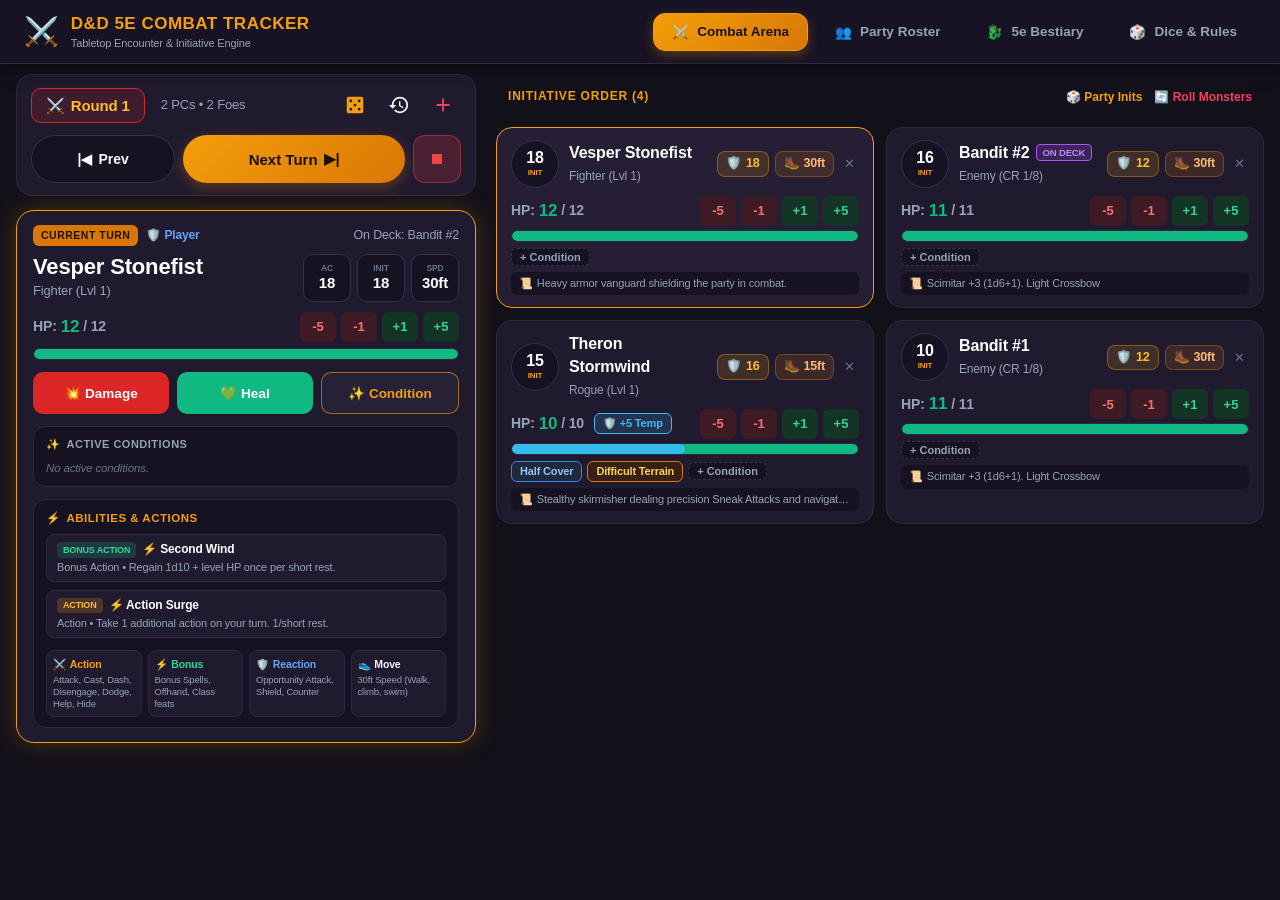
<file: index.html>
<!DOCTYPE html>
<html lang="en">
<head>
  <meta charset="UTF-8">
  <meta name="viewport" content="width=device-width, initial-scale=1.0, maximum-scale=1.0, user-scalable=no, viewport-fit=cover">
  <meta name="theme-color" content="#121019">
  <title>D&D 5e Combat Tracker</title>
  <link rel="stylesheet" href="styles.css">
  <link rel="icon" type="image/jpeg" href="assets/icon.jpg">
  <link rel="manifest" href="manifest.json">
</head>
<body>

  <div id="app-shell">
    <!-- Desktop Top Navigation Header (Screen >= 900px) -->
    <header class="desktop-top-nav">
      <div class="desktop-nav-brand">
        <span class="desktop-brand-icon">⚔️</span>
        <div class="desktop-brand-titles">
          <span class="desktop-brand-name">D&D 5E COMBAT TRACKER</span>
          <span class="desktop-brand-sub">Tabletop Encounter & Initiative Engine</span>
        </div>
      </div>
      <div class="desktop-nav-tabs">
        <button class="desktop-tab-btn active" data-tab="combat" onclick="setAppTab('combat')">
          <span>⚔️</span> Combat Arena
        </button>
        <button class="desktop-tab-btn" data-tab="party" onclick="setAppTab('party')">
          <span>👥</span> Party Roster
        </button>
        <button class="desktop-tab-btn" data-tab="bestiary" onclick="setAppTab('bestiary')">
          <span>🐉</span> 5e Bestiary
        </button>
        <button class="desktop-tab-btn" data-tab="dice" onclick="setAppTab('dice')">
          <span>🎲</span> Dice & Rules
        </button>
      </div>
    </header>

    <!-- Dynamic Main Content (Combat Arena, Party Roster, Bestiary, Dice & Rules) -->
    <main id="main-container" class="main-view-area">
      <!-- Injected by app.js -->
    </main>

    <!-- Bottom Navigation Bar (Screenshot 1 & 6) -->
    <nav class="site-bottom-nav" aria-label="Bottom Navigation">
      <div class="bottom-nav-inner">
        <button class="nav-tab-item active" data-tab="combat">
          <div class="nav-icon-wrapper">
            <svg viewBox="0 0 24 24"><path d="M7.5 13.5L3 18l3 3 4.5-4.5L7.5 13.5zM20.5 4.5l-4-1-6.5 6.5 5 5 6.5-6.5-1-4zM8 11l5 5-2 2-5-5 2-2z"/></svg>
          </div>
          <span class="nav-tab-label">Combat</span>
        </button>

        <button class="nav-tab-item" data-tab="party">
          <div class="nav-icon-wrapper">
            <svg viewBox="0 0 24 24"><path d="M16 11c1.66 0 2.99-1.34 2.99-3S17.66 5 16 5c-1.66 0-3 1.34-3 3s1.34 3 3 3zm-8 0c1.66 0 2.99-1.34 2.99-3S9.66 5 8 5C6.34 5 5 6.34 5 8s1.34 3 3 3zm0 2c-2.33 0-7 1.17-7 3.5V19h14v-2.5c0-2.33-4.67-3.5-7-3.5zm8 0c-.29 0-.62.02-.97.05 1.16.84 1.97 1.97 1.97 3.45V19h6v-2.5c0-2.33-4.67-3.5-7-3.5z"/></svg>
          </div>
          <span class="nav-tab-label">Party</span>
        </button>

        <button class="nav-tab-item" data-tab="bestiary">
          <div class="nav-icon-wrapper">
            <svg viewBox="0 0 24 24"><path d="M12 1L3 5v6c0 5.55 3.84 10.74 9 12 5.16-1.26 9-6.45 9-12V5l-9-4zm0 10.99h7c-.53 4.12-3.28 7.79-7 8.94V12H5V6.3l7-3.11v8.8z"/></svg>
          </div>
          <span class="nav-tab-label">Bestiary</span>
        </button>

        <button class="nav-tab-item" data-tab="dice">
          <div class="nav-icon-wrapper">
            <svg viewBox="0 0 24 24"><path d="M19 3H5c-1.1 0-2 .9-2 2v14c0 1.1.9 2 2 2h14c1.1 0 2-.9 2-2V5c0-1.1-.9-2-2-2zM7.5 18a1.5 1.5 0 1 1 0-3 1.5 1.5 0 0 1 0 3zm0-9a1.5 1.5 0 1 1 0-3 1.5 1.5 0 0 1 0 3zm4.5 4.5a1.5 1.5 0 1 1 0-3 1.5 1.5 0 0 1 0 3zm4.5 4.5a1.5 1.5 0 1 1 0-3 1.5 1.5 0 0 1 0 3zm0-9a1.5 1.5 0 1 1 0-3 1.5 1.5 0 0 1 0 3z"/></svg>
          </div>
          <span class="nav-tab-label">Dice & Rules</span>
        </button>
      </div>
    </nav>
  </div>

  <!-- Toast Notification Box -->
  <div id="toast-container" class="toast-box-container"></div>

  <!-- ==================================================== -->
  <!-- MODAL DIALOGS (Pixel-matched to Screenshots 2-5)    -->
  <!-- ==================================================== -->

  <!-- 1. Edit Movement Speed Dialog (Screenshot 2) -->
  <div class="modal-backdrop" id="modal-speed-dialog">
    <div class="dialog-container">
      <div class="dialog-header">
        <span class="dialog-header-icon">🥾</span>
        <div class="dialog-header-titles">
          <span class="dialog-main-title">Edit Movement Speed</span>
          <span class="dialog-subtitle" id="modal-speed-subtitle"></span>
          <span id="modal-speed-combatant-name" style="display:none;"></span>
        </div>
      </div>

      <div class="dialog-body">
        <!-- BASE SPEED CARD -->
        <div class="dialog-inner-card">
          <span class="dialog-inner-title">BASE SPEED (FEET)</span>
          <div class="stepper-row">
            <button class="btn-stepper" onclick="adjustSpeedStepper(-5)">-5</button>
            <input type="number" id="modal-speed-value" class="stepper-value-box" readonly>
            <button class="btn-stepper" style="color:var(--color-gold);" onclick="adjustSpeedStepper(5)">+5</button>
          </div>

          <!-- Presets -->
          <div class="preset-speed-chips">
            <button class="chip-speed-preset" data-speed="20" onclick="setSpeedPreset(20)">20ft</button>
            <button class="chip-speed-preset" data-speed="25" onclick="setSpeedPreset(25)">25ft</button>
            <button class="chip-speed-preset" data-speed="30" onclick="setSpeedPreset(30)">30ft</button>
            <button class="chip-speed-preset" data-speed="35" onclick="setSpeedPreset(35)">35ft</button>
            <button class="chip-speed-preset" data-speed="40" onclick="setSpeedPreset(40)">40ft</button>
          </div>
        </div>

        <!-- DIFFICULT TERRAIN CARD WITH TOGGLE -->
        <div class="dialog-inner-card toggle-switch-card" onclick="toggleSpeedDifficult()">
          <div>
            <div style="display:flex; align-items:center; gap:6px;">
              <span style="font-size:16px;">🪵</span>
              <span style="font-size:14px; font-weight:800; color:#fdba74;">Difficult Terrain</span>
            </div>
            <p style="font-size:11px; color:var(--text-muted); margin-top:2px;">
              Halves speed and adds condition status.
            </p>
          </div>
          <div class="toggle-switch" id="speed-diff-toggle">
            <div class="toggle-thumb"></div>
          </div>
        </div>

        <!-- EFFECTIVE SPEED CALCULATION HIGHLIGHT BOX -->
        <div class="effective-highlight-banner">
          <span class="effective-label">Effective Movement Speed:</span>
          <span class="effective-val" id="modal-speed-summary"></span>
        </div>
      </div>

      <div class="dialog-footer">
        <button class="btn-dialog-cancel" onclick="closeModal('modal-speed-dialog')">Cancel</button>
        <button class="btn-dialog-save" onclick="saveSpeedDialog()">Save Speed</button>
      </div>
    </div>
  </div>

  <!-- 2. Edit Armor Class (AC) Dialog (Screenshot 3) -->
  <div class="modal-backdrop" id="modal-ac-dialog">
    <div class="dialog-container">
      <div class="dialog-header">
        <span class="dialog-header-icon">🛡️</span>
        <div class="dialog-header-titles">
          <span class="dialog-main-title">Edit Armor Class (AC)</span>
          <span class="dialog-subtitle" id="modal-ac-subtitle"></span>
          <span id="modal-ac-combatant-name" style="display:none;"></span>
        </div>
      </div>

      <div class="dialog-body">
        <!-- BASE AC CARD -->
        <div class="dialog-inner-card">
          <span class="dialog-inner-title">BASE ARMOR CLASS</span>
          <div class="stepper-row">
            <button class="btn-stepper" onclick="adjustAcStepper(-1)">—</button>
            <input type="number" id="modal-ac-value" class="stepper-value-box" readonly>
            <button class="btn-stepper" style="color:var(--color-gold);" onclick="adjustAcStepper(1)">+</button>
          </div>
        </div>

        <!-- 5E COVER STATUS CARD -->
        <div class="dialog-inner-card">
          <span class="dialog-inner-title">5E COVER STATUS (AC BONUS)</span>
          <p style="font-size:11px; color:var(--text-muted);">
            Toggle cover to apply respective AC bonus & condition
          </p>

          <div class="cover-options-row">
            <button class="cover-option-btn" data-cover="NONE" onclick="setCoverType('NONE')">
              <span class="cover-option-title">None</span>
              <span class="cover-option-bonus">+0</span>
            </button>
            <button class="cover-option-btn" data-cover="HALF" onclick="setCoverType('HALF')">
              <span class="cover-option-title">Half</span>
              <span class="cover-option-bonus">+2 AC</span>
            </button>
            <button class="cover-option-btn" data-cover="THREE_QUARTERS" onclick="setCoverType('THREE_QUARTERS')">
              <span class="cover-option-title">3/4</span>
              <span class="cover-option-bonus">+5 AC</span>
            </button>
            <button class="cover-option-btn" data-cover="TOTAL" onclick="setCoverType('TOTAL')">
              <span class="cover-option-title">Total</span>
              <span class="cover-option-bonus">+10 AC</span>
            </button>
          </div>

          <div style="background:var(--bg-card-darker); border-radius:6px; padding:6px 10px; font-size:11px; color:#93c5fd; margin-top:4px;" id="modal-ac-cover-desc"></div>
        </div>

        <!-- EFFECTIVE AC CALCULATION HIGHLIGHT BOX -->
        <div class="effective-highlight-banner">
          <span class="effective-label">Effective Armor Class:</span>
          <span class="effective-val" id="modal-ac-summary"></span>
        </div>
      </div>

      <div class="dialog-footer">
        <button class="btn-dialog-cancel" onclick="closeModal('modal-ac-dialog')">Cancel</button>
        <button class="btn-dialog-save" onclick="saveAcDialog()">Save AC</button>
      </div>
    </div>
  </div>

  <!-- 3. Edit Character Dialog (Screenshot 4 & 5) -->
  <div class="modal-backdrop" id="modal-character-dialog">
    <div class="dialog-container" style="max-width: 480px;">
      <div class="dialog-header">
        <div class="dialog-header-titles">
          <span class="dialog-main-title" id="modal-char-title">Edit Character</span>
        </div>
      </div>

      <div class="dialog-body">
        <!-- Roll Random 5e Character Button (Screenshot 5) -->
        <button class="btn-prev-turn" style="width:100%; border-color:var(--color-gold); color:var(--color-gold-light); height:42px; border-radius:10px;" onclick="rollRandom5eCharacter()">
          <span>🎲</span>
          <span>Roll Random 5e Character</span>
        </button>

        <div style="display:flex; flex-direction:column; gap:6px;">
          <label style="font-size:11px; font-weight:700; color:var(--text-muted);">Character Name *</label>
          <input type="text" id="modal-char-name" class="form-input-outlined" placeholder="Name">
        </div>

        <div style="display:flex; flex-direction:column; gap:6px;">
          <label style="font-size:11px; font-weight:700; color:var(--text-muted);">Player Name (Optional)</label>
          <input type="text" id="modal-char-player" class="form-input-outlined" placeholder="Player Name">
        </div>

        <div style="display:grid; grid-template-columns: 2fr 1fr; gap:8px;">
          <div style="display:flex; flex-direction:column; gap:6px;">
            <label style="font-size:11px; font-weight:700; color:var(--text-muted);">Class (Select / Type) *</label>
            <select id="modal-char-class" class="form-input-outlined">
              <option value="Fighter">Fighter</option>
              <option value="Rogue">Rogue</option>
              <option value="Wizard">Wizard</option>
              <option value="Cleric">Cleric</option>
              <option value="Barbarian">Barbarian</option>
              <option value="Bard">Bard</option>
              <option value="Druid">Druid</option>
              <option value="Monk">Monk</option>
              <option value="Paladin">Paladin</option>
              <option value="Ranger">Ranger</option>
              <option value="Sorcerer">Sorcerer</option>
              <option value="Warlock">Warlock</option>
              <option value="Artificer">Artificer</option>
            </select>
          </div>
          <div style="display:flex; flex-direction:column; gap:6px;">
            <label style="font-size:11px; font-weight:700; color:var(--text-muted);">Level</label>
            <input type="number" id="modal-char-level" class="form-input-outlined" value="1" min="1" max="20">
          </div>
        </div>

        <!-- 6-Grid Stats (Max HP, AC, Init Mod, Speed, Passive Perc, Spell DC) -->
        <div class="form-grid-6">
          <div style="display:flex; flex-direction:column; gap:4px;">
            <label style="font-size:10.5px; font-weight:700; color:var(--text-muted);">Max HP *</label>
            <input type="number" id="modal-char-hp" class="form-input-outlined" value="12">
          </div>
          <div style="display:flex; flex-direction:column; gap:4px;">
            <label style="font-size:10.5px; font-weight:700; color:var(--text-muted);">AC *</label>
            <input type="number" id="modal-char-ac" class="form-input-outlined" value="14">
          </div>
          <div style="display:flex; flex-direction:column; gap:4px;">
            <label style="font-size:10.5px; font-weight:700; color:var(--text-muted);">Init Mod</label>
            <input type="number" id="modal-char-init" class="form-input-outlined" value="2">
          </div>
          <div style="display:flex; flex-direction:column; gap:4px;">
            <label style="font-size:10.5px; font-weight:700; color:var(--text-muted);">Speed (ft)</label>
            <input type="number" id="modal-char-speed" class="form-input-outlined" value="30">
          </div>
          <div style="display:flex; flex-direction:column; gap:4px;">
            <label style="font-size:10.5px; font-weight:700; color:var(--text-muted);">Passive Perc</label>
            <input type="number" id="modal-char-perc" class="form-input-outlined" value="12">
          </div>
          <div style="display:flex; flex-direction:column; gap:4px;">
            <label style="font-size:10.5px; font-weight:700; color:var(--text-muted);">Spell DC</label>
            <input type="number" id="modal-char-dc" class="form-input-outlined" placeholder="DC">
          </div>
        </div>

        <!-- Abilities & Feats Builder (Screenshot 4) -->
        <div style="display:flex; justify-content:space-between; align-items:center; margin-top:6px;">
          <div style="display:flex; align-items:center; gap:6px;">
            <span style="font-size:14px; color:var(--color-gold);">⚡</span>
            <span style="font-size:13px; font-weight:800; color:var(--color-gold);">Abilities & Feats <span id="modal-char-abilities-count"></span></span>
          </div>
          <button class="btn-header-link gold" onclick="addCharacterAbility()">+ Add Ability</button>
        </div>

        <div id="modal-char-abilities-list" style="display:flex; flex-direction:column; gap:8px;"></div>

        <div style="display:flex; flex-direction:column; gap:6px;">
          <label style="font-size:11px; font-weight:700; color:var(--text-muted);">Additional Backstory / Inventory Notes</label>
          <textarea id="modal-char-notes" class="form-input-outlined" rows="2"></textarea>
        </div>
      </div>

      <div class="dialog-footer">
        <button class="btn-dialog-cancel" onclick="closeModal('modal-character-dialog')">Cancel</button>
        <button class="btn-dialog-save" onclick="saveCharacterDialog()">Save Character</button>
      </div>
    </div>
  </div>

  <!-- 4. Damage & Healing Modal -->
  <div class="modal-backdrop" id="modal-damage-dialog">
    <div class="dialog-container">
      <div class="dialog-header">
        <span class="dialog-header-icon">💥</span>
        <div class="dialog-header-titles">
          <span class="dialog-main-title" id="modal-dmg-name">Damage & Healing</span>
          <span class="dialog-subtitle" id="modal-dmg-hp"></span>
        </div>
      </div>
      <div class="dialog-body">
        <input type="number" id="modal-dmg-input" class="form-input-outlined" placeholder="Amount (e.g. 8)" style="font-size:20px; text-align:center;">
        <div style="display:flex; gap:8px;">
          <button class="btn-turn-action damage" style="height:48px;" onclick="submitDamageAction(false)">- Apply Damage</button>
          <button class="btn-turn-action heal" style="height:48px;" onclick="submitDamageAction(true)">+ Apply Healing</button>
        </div>
        <button class="btn-prev-turn" style="height:40px; width:100%; border-radius:8px;" onclick="submitTempHpAction()">Set as Temp HP</button>
      </div>
      <div class="dialog-footer">
        <button class="btn-dialog-cancel" onclick="closeModal('modal-damage-dialog')">Close</button>
      </div>
    </div>
  </div>

  <!-- 5. Conditions Modal -->
  <div class="modal-backdrop" id="modal-conditions-dialog">
    <div class="dialog-container" style="max-width:520px;">
      <div class="dialog-header">
        <span class="dialog-header-icon">✨</span>
        <div class="dialog-header-titles">
          <span class="dialog-main-title" id="modal-cond-title">Conditions</span>
          <span class="dialog-subtitle">Toggle status effects and configure duration timers</span>
        </div>
      </div>
      <div class="dialog-body">
        <!-- Condition Duration Option Controls -->
        <div class="condition-duration-selector">
          <div style="display:flex; justify-content:space-between; align-items:center;">
            <span style="font-size:11px; font-weight:800; color:var(--color-gold); text-transform:uppercase;">Duration / Status Timer</span>
            <span id="cond-timer-rounds-label" style="font-size:11.5px; color:#38bdf8; font-weight:700;">Permanent</span>
          </div>
          <div class="condition-duration-options">
            <button class="cond-duration-btn active" data-dur="permanent" onclick="setConditionActiveDuration('permanent')">Permanent</button>
            <button class="cond-duration-btn" data-dur="start_next_turn" onclick="setConditionActiveDuration('start_next_turn')">Start Next Turn</button>
            <button class="cond-duration-btn" data-dur="end_next_turn" onclick="setConditionActiveDuration('end_next_turn')">End Next Turn</button>
            <button class="cond-duration-btn" data-dur="end_current_turn" onclick="setConditionActiveDuration('end_current_turn')">End Current Turn</button>
          </div>
          <div style="display:flex; align-items:center; justify-content:space-between; margin-top:8px; padding-top:6px; border-top:1px solid #2f2744;">
            <span style="font-size:11.5px; color:var(--text-muted);">Timed Rounds:</span>
            <div style="display:flex; align-items:center; gap:6px;">
              <button class="bestiary-stepper-btn" onclick="adjustConditionCustomRounds(-1)">−</button>
              <span id="cond-custom-rounds-num" style="font-size:13.5px; font-weight:800; color:var(--color-gold); min-width:24px; text-align:center;">1</span>
              <button class="bestiary-stepper-btn" onclick="adjustConditionCustomRounds(1)">+</button>
              <button class="cond-duration-btn" data-dur="rounds" style="padding:4px 10px; margin-left:4px;" onclick="setConditionActiveDuration('rounds')">Set Rounds</button>
            </div>
          </div>
        </div>

        <div id="modal-cond-grid" style="display:grid; grid-template-columns:repeat(2, 1fr); gap:6px; max-height:45vh; overflow-y:auto;"></div>
      </div>
      <div class="dialog-footer">
        <button class="btn-dialog-save" onclick="closeModal('modal-conditions-dialog')">Done</button>
      </div>
    </div>
  </div>

  <!-- 6. Single Initiative Modal -->
  <div class="modal-backdrop" id="modal-init-dialog">
    <div class="dialog-container">
      <div class="dialog-header">
        <span class="dialog-header-icon">⚡</span>
        <div class="dialog-header-titles">
          <span class="dialog-main-title">Initiative Score</span>
          <span class="dialog-subtitle" id="modal-init-name"></span>
        </div>
      </div>
      <div class="dialog-body">
        <div class="stepper-row">
          <input type="number" id="modal-init-val" class="stepper-value-box" style="width:100px;">
        </div>
        <button class="btn-prev-turn" style="width:100%; height:44px; border-radius:10px;" onclick="rollSingleInit()">
          🎲 Roll d20 + Modifier
        </button>
      </div>
      <div class="dialog-footer">
        <button class="btn-dialog-cancel" onclick="closeModal('modal-init-dialog')">Cancel</button>
        <button class="btn-dialog-save" onclick="saveSingleInit()">Save</button>
      </div>
    </div>
  </div>

  <!-- 7. Party Initiatives Batch Modal -->
  <div class="modal-backdrop" id="modal-party-inits-dialog">
    <div class="dialog-container">
      <div class="dialog-header">
        <div class="dialog-header-titles">
          <span class="dialog-main-title">Party Initiatives</span>
        </div>
        <button class="btn-header-link gold" onclick="rollAllPartyInits()">Roll All</button>
      </div>
      <div class="dialog-body">
        <div id="modal-party-init-items" style="max-height:45vh; overflow-y:auto;"></div>
      </div>
      <div class="dialog-footer">
        <button class="btn-dialog-cancel" onclick="closeModal('modal-party-inits-dialog')">Cancel</button>
        <button class="btn-dialog-save" onclick="savePartyInits()">Apply</button>
      </div>
    </div>
  </div>

  <!-- 8. Add Enemy Modal (Quick combat addition) -->
  <div class="modal-backdrop" id="modal-enemy-dialog">
    <div class="dialog-container">
      <div class="dialog-header">
        <span class="dialog-header-icon">👹</span>
        <div class="dialog-header-titles">
          <span class="dialog-main-title">Quick Add Monster</span>
        </div>
      </div>
      <div class="dialog-body">
        <input type="text" id="modal-enemy-name" class="form-input-outlined" placeholder="Monster Name (e.g. Goblin)">
        <div style="display:grid; grid-template-columns:1fr 1fr; gap:8px;">
          <input type="number" id="modal-enemy-hp" class="form-input-outlined" placeholder="Max HP" value="11">
          <input type="number" id="modal-enemy-ac" class="form-input-outlined" placeholder="AC" value="12">
        </div>
        <div style="display:grid; grid-template-columns:1fr 1fr; gap:8px;">
          <input type="number" id="modal-enemy-init" class="form-input-outlined" placeholder="Init Mod" value="1">
          <input type="number" id="modal-enemy-speed" class="form-input-outlined" placeholder="Speed" value="30">
        </div>
        <textarea id="modal-enemy-notes" class="form-input-outlined" rows="2" placeholder="Attacks / Traits"></textarea>
      </div>
      <div class="dialog-footer">
        <button class="btn-dialog-cancel" onclick="closeModal('modal-enemy-dialog')">Cancel</button>
        <button class="btn-dialog-save" onclick="saveCustomEnemy()">Add to Combat</button>
      </div>
    </div>
  </div>

  <!-- 8B. Create Custom Monster Dialog (Bestiary Library) -->
  <div class="modal-backdrop" id="modal-custom-monster-dialog">
    <div class="dialog-container">
      <div class="dialog-header">
        <span class="dialog-header-icon">🐉</span>
        <div class="dialog-header-titles">
          <span class="dialog-main-title" id="modal-cm-title">Create Custom Monster</span>
          <span class="dialog-subtitle">Save a monster to your persistent 5e Bestiary library</span>
        </div>
      </div>

      <div class="dialog-body">
        <input type="hidden" id="modal-cm-id">

        <div>
          <span class="dialog-inner-title">MONSTER NAME</span>
          <input type="text" id="modal-cm-name" class="form-input-outlined" placeholder="e.g. Shadow Assassin, Bone Golem">
        </div>

        <div style="display:grid; grid-template-columns:1fr 1fr; gap:8px;">
          <div>
            <span class="dialog-inner-title">CREATURE TYPE</span>
            <select id="modal-cm-type" class="form-input-outlined">
              <option value="Humanoid">Humanoid</option>
              <option value="Undead">Undead</option>
              <option value="Beast">Beast</option>
              <option value="Giant">Giant</option>
              <option value="Dragon">Dragon</option>
              <option value="Aberration">Aberration</option>
              <option value="Monstrosity">Monstrosity</option>
              <option value="Fiend">Fiend</option>
              <option value="Construct">Construct</option>
              <option value="Celestial">Celestial</option>
              <option value="Elemental">Elemental</option>
              <option value="Fey">Fey</option>
              <option value="Ooze">Ooze</option>
              <option value="Plant">Plant</option>
            </select>
          </div>
          <div>
            <span class="dialog-inner-title">CHALLENGE RATING (CR)</span>
            <select id="modal-cm-cr" class="form-input-outlined">
              <option value="CR 0">CR 0</option>
              <option value="CR 1/8">CR 1/8</option>
              <option value="CR 1/4">CR 1/4</option>
              <option value="CR 1/2">CR 1/2</option>
              <option value="CR 1" selected>CR 1</option>
              <option value="CR 2">CR 2</option>
              <option value="CR 3">CR 3</option>
              <option value="CR 4">CR 4</option>
              <option value="CR 5">CR 5</option>
              <option value="CR 6">CR 6</option>
              <option value="CR 7">CR 7</option>
              <option value="CR 8">CR 8</option>
              <option value="CR 9">CR 9</option>
              <option value="CR 10">CR 10</option>
              <option value="CR 11">CR 11</option>
              <option value="CR 12">CR 12</option>
              <option value="CR 13">CR 13</option>
              <option value="CR 14">CR 14</option>
              <option value="CR 15">CR 15</option>
              <option value="CR 16">CR 16</option>
              <option value="CR 17">CR 17</option>
              <option value="CR 18">CR 18</option>
              <option value="CR 19">CR 19</option>
              <option value="CR 20">CR 20</option>
              <option value="CR 21+">CR 21+</option>
            </select>
          </div>
        </div>

        <span class="dialog-inner-title">CORE COMBAT ATTRIBUTES</span>
        <div style="display:grid; grid-template-columns:1fr 1fr 1fr; gap:8px;">
          <div>
            <label style="font-size:11px; color:var(--text-muted); display:block; margin-bottom:2px;">MAX HP</label>
            <input type="number" id="modal-cm-hp" class="form-input-outlined" value="22" min="1">
          </div>
          <div>
            <label style="font-size:11px; color:var(--text-muted); display:block; margin-bottom:2px;">AC</label>
            <input type="number" id="modal-cm-ac" class="form-input-outlined" value="13" min="1">
          </div>
          <div>
            <label style="font-size:11px; color:var(--text-muted); display:block; margin-bottom:2px;">INIT MOD</label>
            <input type="number" id="modal-cm-init" class="form-input-outlined" value="1">
          </div>
        </div>

        <div style="display:grid; grid-template-columns:1fr 1fr 1fr; gap:8px;">
          <div>
            <label style="font-size:11px; color:var(--text-muted); display:block; margin-bottom:2px;">SPEED (FT)</label>
            <input type="number" id="modal-cm-speed" class="form-input-outlined" value="30" step="5">
          </div>
          <div>
            <label style="font-size:11px; color:var(--text-muted); display:block; margin-bottom:2px;">PERCEPTION</label>
            <input type="number" id="modal-cm-perc" class="form-input-outlined" value="11">
          </div>
          <div>
            <label style="font-size:11px; color:var(--text-muted); display:block; margin-bottom:2px;">SPELL DC (OPT)</label>
            <input type="number" id="modal-cm-dc" class="form-input-outlined" placeholder="None">
          </div>
        </div>

        <div>
          <span class="dialog-inner-title">ATTACKS, TRAITS & ACTIONS</span>
          <textarea id="modal-cm-notes" class="form-input-outlined" rows="3" placeholder="e.g. Multiattack (2 Scimitars +4, 1d6+2), Pack Tactics, Darkvision 60ft"></textarea>
        </div>
      </div>

      <div class="dialog-footer">
        <button class="btn-dialog-cancel" onclick="closeModal('modal-custom-monster-dialog')">Cancel</button>
        <button class="btn-dialog-save" onclick="saveCustomMonsterToLibrary()">Save to Library</button>
      </div>
    </div>
  </div>

  <!-- 9. Combat Log Modal -->
  <div class="modal-backdrop" id="modal-log-dialog">
    <div class="dialog-container">
      <div class="dialog-header">
        <span class="dialog-header-icon">📜</span>
        <div class="dialog-header-titles">
          <span class="dialog-main-title">Combat Event Log</span>
        </div>
      </div>
      <div class="dialog-body">
        <div id="modal-log-items" style="display:flex; flex-direction:column; gap:6px; max-height:50vh; overflow-y:auto;"></div>
      </div>
      <div class="dialog-footer">
        <button class="btn-dialog-cancel" onclick="store.encounter.log=[]; store.save(); closeModal('modal-log-dialog'); renderApp();">Clear Log</button>
        <button class="btn-dialog-save" onclick="closeModal('modal-log-dialog')">Close</button>
      </div>
    </div>
  </div>

  <!-- 10. End Combat Modal -->
  <div class="modal-backdrop" id="modal-end-combat-dialog">
    <div class="dialog-container" style="max-width: 440px;">
      <div class="dialog-header">
        <span class="dialog-header-icon">🏁</span>
        <div class="dialog-header-titles">
          <span class="dialog-main-title">Conclude Combat</span>
          <span class="dialog-subtitle">Choose how you want to finish this encounter</span>
        </div>
      </div>
      <div class="dialog-body" style="gap: 10px;">
        <button class="end-combat-option-btn" onclick="confirmEndCombat('keep')">
          <div>
            <div class="end-combat-option-title">
              <span>🛡️</span>
              <span>End Combat & Keep Roster</span>
            </div>
            <div class="end-combat-option-desc">
              Returns to Preparation mode. Preserves all combatants & current HP so you can adjust stats or start another round.
            </div>
          </div>
          <span style="font-size: 18px; color: var(--color-gold);">➔</span>
        </button>

        <button class="end-combat-option-btn" onclick="confirmEndCombat('clear_enemies')">
          <div>
            <div class="end-combat-option-title">
              <span>🧹</span>
              <span>End & Clear All Enemies</span>
            </div>
            <div class="end-combat-option-desc">
              Removes all monsters and keeps only player characters in preparation for the next battle.
            </div>
          </div>
          <span style="font-size: 18px; color: var(--color-gold);">➔</span>
        </button>

        <button class="end-combat-option-btn" onclick="confirmEndCombat('reset_all')">
          <div>
            <div class="end-combat-option-title">
              <span>🔄</span>
              <span>Reset Entire Encounter</span>
            </div>
            <div class="end-combat-option-desc">
              Restores the encounter back to fresh starting party state.
            </div>
          </div>
          <span style="font-size: 18px; color: var(--color-gold);">➔</span>
        </button>
      </div>
      <div class="dialog-footer">
        <button class="btn-dialog-cancel" onclick="closeModal('modal-end-combat-dialog')">Keep Fighting (Cancel)</button>
      </div>
    </div>
  </div>

  <!-- 11. Custom Dice Preset Modal -->
  <div class="modal-backdrop" id="modal-preset-dialog">
    <div class="dialog-container" style="max-width: 440px;">
      <div class="dialog-header">
        <span class="dialog-header-icon">🎲</span>
        <div class="dialog-header-titles">
          <span class="dialog-main-title">Save Custom Dice Preset</span>
          <span class="dialog-subtitle">Create a 1-tap shortcut for your attacks or spells</span>
        </div>
      </div>
      <div class="dialog-body" style="gap: 12px;">
        <div style="display:flex; flex-direction:column; gap:6px;">
          <label style="font-size:11px; font-weight:700; color:var(--text-muted);">Preset Name *</label>
          <input type="text" id="modal-preset-name" class="form-input-outlined" placeholder="e.g. Sneak Attack, Divine Smite">
        </div>
        <div style="display:flex; flex-direction:column; gap:6px;">
          <label style="font-size:11px; font-weight:700; color:var(--text-muted);">Dice Formula *</label>
          <input type="text" id="modal-preset-formula" class="form-input-outlined" placeholder="e.g. 1d8 + 2d6 + 3 or 4d6">
          <span style="font-size:11px; color:var(--text-subtle);">Supports standard notation: 2d6+3, 1d8+1d6+4, 8d6, 4d6 drop lowest.</span>
        </div>
      </div>
      <div class="dialog-footer">
        <button class="btn-dialog-cancel" onclick="closeModal('modal-preset-dialog')">Cancel</button>
        <button class="btn-dialog-save" onclick="saveCustomDicePreset()">Save Preset</button>
      </div>
    </div>
  </div>

  <script src="app.js"></script>
</body>
</html>
</file>
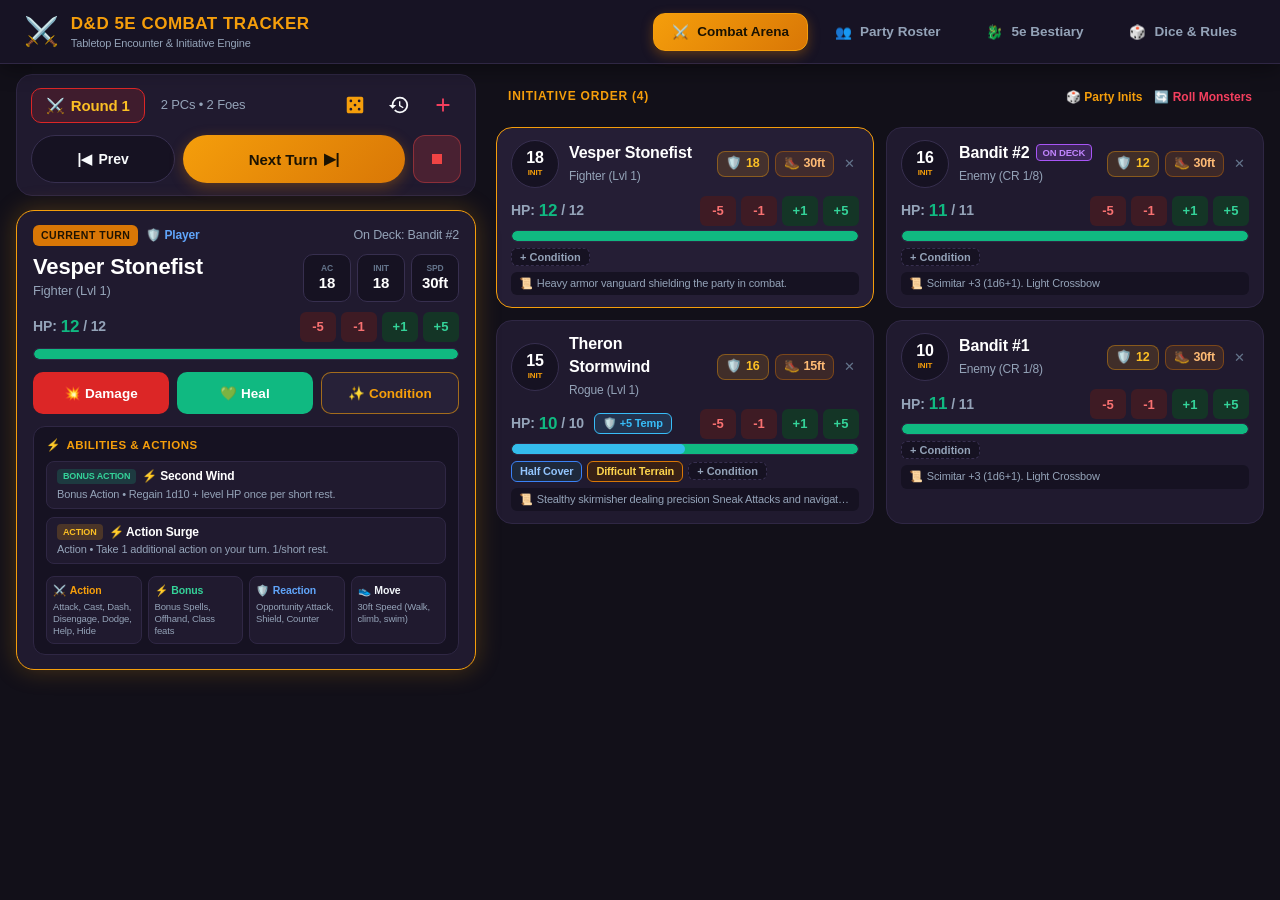
<file: docs/index.html>
<!DOCTYPE html>
<html lang="en">
<head>
  <meta charset="UTF-8">
  <meta name="viewport" content="width=device-width, initial-scale=1.0, maximum-scale=1.0, user-scalable=no, viewport-fit=cover">
  <meta name="theme-color" content="#121019">
  <title>D&D 5e Combat Tracker</title>
  <link rel="stylesheet" href="styles.css">
  <link rel="icon" type="image/jpeg" href="assets/icon.jpg">
  <link rel="manifest" href="manifest.json">
</head>
<body>

  <div id="app-shell">
    <!-- Desktop Top Navigation Header (Screen >= 900px) -->
    <header class="desktop-top-nav">
      <div class="desktop-nav-brand">
        <span class="desktop-brand-icon">⚔️</span>
        <div class="desktop-brand-titles">
          <span class="desktop-brand-name">D&D 5E COMBAT TRACKER</span>
          <span class="desktop-brand-sub">Tabletop Encounter & Initiative Engine</span>
        </div>
      </div>
      <div class="desktop-nav-tabs">
        <button class="desktop-tab-btn active" data-tab="combat" onclick="setAppTab('combat')">
          <span>⚔️</span> Combat Arena
        </button>
        <button class="desktop-tab-btn" data-tab="party" onclick="setAppTab('party')">
          <span>👥</span> Party Roster
        </button>
        <button class="desktop-tab-btn" data-tab="bestiary" onclick="setAppTab('bestiary')">
          <span>🐉</span> 5e Bestiary
        </button>
        <button class="desktop-tab-btn" data-tab="dice" onclick="setAppTab('dice')">
          <span>🎲</span> Dice & Rules
        </button>
      </div>
    </header>

    <!-- Dynamic Main Content (Combat Arena, Party Roster, Bestiary, Dice & Rules) -->
    <main id="main-container" class="main-view-area">
      <!-- Injected by app.js -->
    </main>

    <!-- Bottom Navigation Bar (Screenshot 1 & 6) -->
    <nav class="site-bottom-nav" aria-label="Bottom Navigation">
      <div class="bottom-nav-inner">
        <button class="nav-tab-item active" data-tab="combat">
          <div class="nav-icon-wrapper">
            <svg viewBox="0 0 24 24"><path d="M7.5 13.5L3 18l3 3 4.5-4.5L7.5 13.5zM20.5 4.5l-4-1-6.5 6.5 5 5 6.5-6.5-1-4zM8 11l5 5-2 2-5-5 2-2z"/></svg>
          </div>
          <span class="nav-tab-label">Combat</span>
        </button>

        <button class="nav-tab-item" data-tab="party">
          <div class="nav-icon-wrapper">
            <svg viewBox="0 0 24 24"><path d="M16 11c1.66 0 2.99-1.34 2.99-3S17.66 5 16 5c-1.66 0-3 1.34-3 3s1.34 3 3 3zm-8 0c1.66 0 2.99-1.34 2.99-3S9.66 5 8 5C6.34 5 5 6.34 5 8s1.34 3 3 3zm0 2c-2.33 0-7 1.17-7 3.5V19h14v-2.5c0-2.33-4.67-3.5-7-3.5zm8 0c-.29 0-.62.02-.97.05 1.16.84 1.97 1.97 1.97 3.45V19h6v-2.5c0-2.33-4.67-3.5-7-3.5z"/></svg>
          </div>
          <span class="nav-tab-label">Party</span>
        </button>

        <button class="nav-tab-item" data-tab="bestiary">
          <div class="nav-icon-wrapper">
            <svg viewBox="0 0 24 24"><path d="M12 1L3 5v6c0 5.55 3.84 10.74 9 12 5.16-1.26 9-6.45 9-12V5l-9-4zm0 10.99h7c-.53 4.12-3.28 7.79-7 8.94V12H5V6.3l7-3.11v8.8z"/></svg>
          </div>
          <span class="nav-tab-label">Bestiary</span>
        </button>

        <button class="nav-tab-item" data-tab="dice">
          <div class="nav-icon-wrapper">
            <svg viewBox="0 0 24 24"><path d="M19 3H5c-1.1 0-2 .9-2 2v14c0 1.1.9 2 2 2h14c1.1 0 2-.9 2-2V5c0-1.1-.9-2-2-2zM7.5 18a1.5 1.5 0 1 1 0-3 1.5 1.5 0 0 1 0 3zm0-9a1.5 1.5 0 1 1 0-3 1.5 1.5 0 0 1 0 3zm4.5 4.5a1.5 1.5 0 1 1 0-3 1.5 1.5 0 0 1 0 3zm4.5 4.5a1.5 1.5 0 1 1 0-3 1.5 1.5 0 0 1 0 3zm0-9a1.5 1.5 0 1 1 0-3 1.5 1.5 0 0 1 0 3z"/></svg>
          </div>
          <span class="nav-tab-label">Dice & Rules</span>
        </button>
      </div>
    </nav>
  </div>

  <!-- Toast Notification Box -->
  <div id="toast-container" class="toast-box-container"></div>

  <!-- ==================================================== -->
  <!-- MODAL DIALOGS (Pixel-matched to Screenshots 2-5)    -->
  <!-- ==================================================== -->

  <!-- 1. Edit Movement Speed Dialog (Screenshot 2) -->
  <div class="modal-backdrop" id="modal-speed-dialog">
    <div class="dialog-container">
      <div class="dialog-header">
        <span class="dialog-header-icon">🥾</span>
        <div class="dialog-header-titles">
          <span class="dialog-main-title">Edit Movement Speed</span>
          <span class="dialog-subtitle" id="modal-speed-subtitle"></span>
          <span id="modal-speed-combatant-name" style="display:none;"></span>
        </div>
      </div>

      <div class="dialog-body">
        <!-- BASE SPEED CARD -->
        <div class="dialog-inner-card">
          <span class="dialog-inner-title">BASE SPEED (FEET)</span>
          <div class="stepper-row">
            <button class="btn-stepper" onclick="adjustSpeedStepper(-5)">-5</button>
            <input type="number" id="modal-speed-value" class="stepper-value-box" readonly>
            <button class="btn-stepper" style="color:var(--color-gold);" onclick="adjustSpeedStepper(5)">+5</button>
          </div>

          <!-- Presets -->
          <div class="preset-speed-chips">
            <button class="chip-speed-preset" data-speed="20" onclick="setSpeedPreset(20)">20ft</button>
            <button class="chip-speed-preset" data-speed="25" onclick="setSpeedPreset(25)">25ft</button>
            <button class="chip-speed-preset" data-speed="30" onclick="setSpeedPreset(30)">30ft</button>
            <button class="chip-speed-preset" data-speed="35" onclick="setSpeedPreset(35)">35ft</button>
            <button class="chip-speed-preset" data-speed="40" onclick="setSpeedPreset(40)">40ft</button>
          </div>
        </div>

        <!-- DIFFICULT TERRAIN CARD WITH TOGGLE -->
        <div class="dialog-inner-card toggle-switch-card" onclick="toggleSpeedDifficult()">
          <div>
            <div style="display:flex; align-items:center; gap:6px;">
              <span style="font-size:16px;">🪵</span>
              <span style="font-size:14px; font-weight:800; color:#fdba74;">Difficult Terrain</span>
            </div>
            <p style="font-size:11px; color:var(--text-muted); margin-top:2px;">
              Halves speed and adds condition status.
            </p>
          </div>
          <div class="toggle-switch" id="speed-diff-toggle">
            <div class="toggle-thumb"></div>
          </div>
        </div>

        <!-- EFFECTIVE SPEED CALCULATION HIGHLIGHT BOX -->
        <div class="effective-highlight-banner">
          <span class="effective-label">Effective Movement Speed:</span>
          <span class="effective-val" id="modal-speed-summary"></span>
        </div>
      </div>

      <div class="dialog-footer">
        <button class="btn-dialog-cancel" onclick="closeModal('modal-speed-dialog')">Cancel</button>
        <button class="btn-dialog-save" onclick="saveSpeedDialog()">Save Speed</button>
      </div>
    </div>
  </div>

  <!-- 2. Edit Armor Class (AC) Dialog (Screenshot 3) -->
  <div class="modal-backdrop" id="modal-ac-dialog">
    <div class="dialog-container">
      <div class="dialog-header">
        <span class="dialog-header-icon">🛡️</span>
        <div class="dialog-header-titles">
          <span class="dialog-main-title">Edit Armor Class (AC)</span>
          <span class="dialog-subtitle" id="modal-ac-subtitle"></span>
          <span id="modal-ac-combatant-name" style="display:none;"></span>
        </div>
      </div>

      <div class="dialog-body">
        <!-- BASE AC CARD -->
        <div class="dialog-inner-card">
          <span class="dialog-inner-title">BASE ARMOR CLASS</span>
          <div class="stepper-row">
            <button class="btn-stepper" onclick="adjustAcStepper(-1)">—</button>
            <input type="number" id="modal-ac-value" class="stepper-value-box" readonly>
            <button class="btn-stepper" style="color:var(--color-gold);" onclick="adjustAcStepper(1)">+</button>
          </div>
        </div>

        <!-- 5E COVER STATUS CARD -->
        <div class="dialog-inner-card">
          <span class="dialog-inner-title">5E COVER STATUS (AC BONUS)</span>
          <p style="font-size:11px; color:var(--text-muted);">
            Toggle cover to apply respective AC bonus & condition
          </p>

          <div class="cover-options-row">
            <button class="cover-option-btn" data-cover="NONE" onclick="setCoverType('NONE')">
              <span class="cover-option-title">None</span>
              <span class="cover-option-bonus">+0</span>
            </button>
            <button class="cover-option-btn" data-cover="HALF" onclick="setCoverType('HALF')">
              <span class="cover-option-title">Half</span>
              <span class="cover-option-bonus">+2 AC</span>
            </button>
            <button class="cover-option-btn" data-cover="THREE_QUARTERS" onclick="setCoverType('THREE_QUARTERS')">
              <span class="cover-option-title">3/4</span>
              <span class="cover-option-bonus">+5 AC</span>
            </button>
            <button class="cover-option-btn" data-cover="TOTAL" onclick="setCoverType('TOTAL')">
              <span class="cover-option-title">Total</span>
              <span class="cover-option-bonus">+10 AC</span>
            </button>
          </div>

          <div style="background:var(--bg-card-darker); border-radius:6px; padding:6px 10px; font-size:11px; color:#93c5fd; margin-top:4px;" id="modal-ac-cover-desc"></div>
        </div>

        <!-- EFFECTIVE AC CALCULATION HIGHLIGHT BOX -->
        <div class="effective-highlight-banner">
          <span class="effective-label">Effective Armor Class:</span>
          <span class="effective-val" id="modal-ac-summary"></span>
        </div>
      </div>

      <div class="dialog-footer">
        <button class="btn-dialog-cancel" onclick="closeModal('modal-ac-dialog')">Cancel</button>
        <button class="btn-dialog-save" onclick="saveAcDialog()">Save AC</button>
      </div>
    </div>
  </div>

  <!-- 3. Edit Character Dialog (Screenshot 4 & 5) -->
  <div class="modal-backdrop" id="modal-character-dialog">
    <div class="dialog-container" style="max-width: 480px;">
      <div class="dialog-header">
        <div class="dialog-header-titles">
          <span class="dialog-main-title" id="modal-char-title">Edit Character</span>
        </div>
      </div>

      <div class="dialog-body">
        <!-- Roll Random 5e Character Button (Screenshot 5) -->
        <button class="btn-prev-turn" style="width:100%; border-color:var(--color-gold); color:var(--color-gold-light); height:42px; border-radius:10px;" onclick="rollRandom5eCharacter()">
          <span>🎲</span>
          <span>Roll Random 5e Character</span>
        </button>

        <div style="display:flex; flex-direction:column; gap:6px;">
          <label style="font-size:11px; font-weight:700; color:var(--text-muted);">Character Name *</label>
          <input type="text" id="modal-char-name" class="form-input-outlined" placeholder="Name">
        </div>

        <div style="display:flex; flex-direction:column; gap:6px;">
          <label style="font-size:11px; font-weight:700; color:var(--text-muted);">Player Name (Optional)</label>
          <input type="text" id="modal-char-player" class="form-input-outlined" placeholder="Player Name">
        </div>

        <div style="display:grid; grid-template-columns: 2fr 1fr; gap:8px;">
          <div style="display:flex; flex-direction:column; gap:6px;">
            <label style="font-size:11px; font-weight:700; color:var(--text-muted);">Class (Select / Type) *</label>
            <select id="modal-char-class" class="form-input-outlined">
              <option value="Fighter">Fighter</option>
              <option value="Rogue">Rogue</option>
              <option value="Wizard">Wizard</option>
              <option value="Cleric">Cleric</option>
              <option value="Barbarian">Barbarian</option>
              <option value="Bard">Bard</option>
              <option value="Druid">Druid</option>
              <option value="Monk">Monk</option>
              <option value="Paladin">Paladin</option>
              <option value="Ranger">Ranger</option>
              <option value="Sorcerer">Sorcerer</option>
              <option value="Warlock">Warlock</option>
              <option value="Artificer">Artificer</option>
            </select>
          </div>
          <div style="display:flex; flex-direction:column; gap:6px;">
            <label style="font-size:11px; font-weight:700; color:var(--text-muted);">Level</label>
            <input type="number" id="modal-char-level" class="form-input-outlined" value="1" min="1" max="20">
          </div>
        </div>

        <!-- 6-Grid Stats (Max HP, AC, Init Mod, Speed, Passive Perc, Spell DC) -->
        <div class="form-grid-6">
          <div style="display:flex; flex-direction:column; gap:4px;">
            <label style="font-size:10.5px; font-weight:700; color:var(--text-muted);">Max HP *</label>
            <input type="number" id="modal-char-hp" class="form-input-outlined" value="12">
          </div>
          <div style="display:flex; flex-direction:column; gap:4px;">
            <label style="font-size:10.5px; font-weight:700; color:var(--text-muted);">AC *</label>
            <input type="number" id="modal-char-ac" class="form-input-outlined" value="14">
          </div>
          <div style="display:flex; flex-direction:column; gap:4px;">
            <label style="font-size:10.5px; font-weight:700; color:var(--text-muted);">Init Mod</label>
            <input type="number" id="modal-char-init" class="form-input-outlined" value="2">
          </div>
          <div style="display:flex; flex-direction:column; gap:4px;">
            <label style="font-size:10.5px; font-weight:700; color:var(--text-muted);">Speed (ft)</label>
            <input type="number" id="modal-char-speed" class="form-input-outlined" value="30">
          </div>
          <div style="display:flex; flex-direction:column; gap:4px;">
            <label style="font-size:10.5px; font-weight:700; color:var(--text-muted);">Passive Perc</label>
            <input type="number" id="modal-char-perc" class="form-input-outlined" value="12">
          </div>
          <div style="display:flex; flex-direction:column; gap:4px;">
            <label style="font-size:10.5px; font-weight:700; color:var(--text-muted);">Spell DC</label>
            <input type="number" id="modal-char-dc" class="form-input-outlined" placeholder="DC">
          </div>
        </div>

        <!-- Abilities & Feats Builder (Screenshot 4) -->
        <div style="display:flex; justify-content:space-between; align-items:center; margin-top:6px;">
          <div style="display:flex; align-items:center; gap:6px;">
            <span style="font-size:14px; color:var(--color-gold);">⚡</span>
            <span style="font-size:13px; font-weight:800; color:var(--color-gold);">Abilities & Feats <span id="modal-char-abilities-count"></span></span>
          </div>
          <button class="btn-header-link gold" onclick="addCharacterAbility()">+ Add Ability</button>
        </div>

        <div id="modal-char-abilities-list" style="display:flex; flex-direction:column; gap:8px;"></div>

        <div style="display:flex; flex-direction:column; gap:6px;">
          <label style="font-size:11px; font-weight:700; color:var(--text-muted);">Additional Backstory / Inventory Notes</label>
          <textarea id="modal-char-notes" class="form-input-outlined" rows="2"></textarea>
        </div>
      </div>

      <div class="dialog-footer">
        <button class="btn-dialog-cancel" onclick="closeModal('modal-character-dialog')">Cancel</button>
        <button class="btn-dialog-save" onclick="saveCharacterDialog()">Save Character</button>
      </div>
    </div>
  </div>

  <!-- 4. Damage & Healing Modal -->
  <div class="modal-backdrop" id="modal-damage-dialog">
    <div class="dialog-container">
      <div class="dialog-header">
        <span class="dialog-header-icon">💥</span>
        <div class="dialog-header-titles">
          <span class="dialog-main-title" id="modal-dmg-name">Damage & Healing</span>
          <span class="dialog-subtitle" id="modal-dmg-hp"></span>
        </div>
      </div>
      <div class="dialog-body">
        <input type="number" id="modal-dmg-input" class="form-input-outlined" placeholder="Amount (e.g. 8)" style="font-size:20px; text-align:center;">
        <div style="display:flex; gap:8px;">
          <button class="btn-turn-action damage" style="height:48px;" onclick="submitDamageAction(false)">- Apply Damage</button>
          <button class="btn-turn-action heal" style="height:48px;" onclick="submitDamageAction(true)">+ Apply Healing</button>
        </div>
        <button class="btn-prev-turn" style="height:40px; width:100%; border-radius:8px;" onclick="submitTempHpAction()">Set as Temp HP</button>
      </div>
      <div class="dialog-footer">
        <button class="btn-dialog-cancel" onclick="closeModal('modal-damage-dialog')">Close</button>
      </div>
    </div>
  </div>

  <!-- 5. Conditions Modal -->
  <div class="modal-backdrop" id="modal-conditions-dialog">
    <div class="dialog-container" style="max-width:520px;">
      <div class="dialog-header">
        <span class="dialog-header-icon">✨</span>
        <div class="dialog-header-titles">
          <span class="dialog-main-title" id="modal-cond-title">Conditions</span>
          <span class="dialog-subtitle">Toggle status effects and configure duration timers</span>
        </div>
      </div>
      <div class="dialog-body">
        <!-- Condition Duration Option Controls -->
        <div class="condition-duration-selector">
          <div style="display:flex; justify-content:space-between; align-items:center;">
            <span style="font-size:11px; font-weight:800; color:var(--color-gold); text-transform:uppercase;">Duration / Status Timer</span>
            <span id="cond-timer-rounds-label" style="font-size:11.5px; color:#38bdf8; font-weight:700;">Permanent</span>
          </div>
          <div class="condition-duration-options">
            <button class="cond-duration-btn active" data-dur="permanent" onclick="setConditionActiveDuration('permanent')">Permanent</button>
            <button class="cond-duration-btn" data-dur="start_next_turn" onclick="setConditionActiveDuration('start_next_turn')">Start Next Turn</button>
            <button class="cond-duration-btn" data-dur="end_next_turn" onclick="setConditionActiveDuration('end_next_turn')">End Next Turn</button>
            <button class="cond-duration-btn" data-dur="end_current_turn" onclick="setConditionActiveDuration('end_current_turn')">End Current Turn</button>
          </div>
          <div style="display:flex; align-items:center; justify-content:space-between; margin-top:8px; padding-top:6px; border-top:1px solid #2f2744;">
            <span style="font-size:11.5px; color:var(--text-muted);">Timed Rounds:</span>
            <div style="display:flex; align-items:center; gap:6px;">
              <button class="bestiary-stepper-btn" onclick="adjustConditionCustomRounds(-1)">−</button>
              <span id="cond-custom-rounds-num" style="font-size:13.5px; font-weight:800; color:var(--color-gold); min-width:24px; text-align:center;">1</span>
              <button class="bestiary-stepper-btn" onclick="adjustConditionCustomRounds(1)">+</button>
              <button class="cond-duration-btn" data-dur="rounds" style="padding:4px 10px; margin-left:4px;" onclick="setConditionActiveDuration('rounds')">Set Rounds</button>
            </div>
          </div>
        </div>

        <div id="modal-cond-grid" style="display:grid; grid-template-columns:repeat(2, 1fr); gap:6px; max-height:45vh; overflow-y:auto;"></div>
      </div>
      <div class="dialog-footer">
        <button class="btn-dialog-save" onclick="closeModal('modal-conditions-dialog')">Done</button>
      </div>
    </div>
  </div>

  <!-- 6. Single Initiative Modal -->
  <div class="modal-backdrop" id="modal-init-dialog">
    <div class="dialog-container">
      <div class="dialog-header">
        <span class="dialog-header-icon">⚡</span>
        <div class="dialog-header-titles">
          <span class="dialog-main-title">Initiative Score</span>
          <span class="dialog-subtitle" id="modal-init-name"></span>
        </div>
      </div>
      <div class="dialog-body">
        <div class="stepper-row">
          <input type="number" id="modal-init-val" class="stepper-value-box" style="width:100px;">
        </div>
        <button class="btn-prev-turn" style="width:100%; height:44px; border-radius:10px;" onclick="rollSingleInit()">
          🎲 Roll d20 + Modifier
        </button>
      </div>
      <div class="dialog-footer">
        <button class="btn-dialog-cancel" onclick="closeModal('modal-init-dialog')">Cancel</button>
        <button class="btn-dialog-save" onclick="saveSingleInit()">Save</button>
      </div>
    </div>
  </div>

  <!-- 7. Party Initiatives Batch Modal -->
  <div class="modal-backdrop" id="modal-party-inits-dialog">
    <div class="dialog-container">
      <div class="dialog-header">
        <div class="dialog-header-titles">
          <span class="dialog-main-title">Party Initiatives</span>
        </div>
        <button class="btn-header-link gold" onclick="rollAllPartyInits()">Roll All</button>
      </div>
      <div class="dialog-body">
        <div id="modal-party-init-items" style="max-height:45vh; overflow-y:auto;"></div>
      </div>
      <div class="dialog-footer">
        <button class="btn-dialog-cancel" onclick="closeModal('modal-party-inits-dialog')">Cancel</button>
        <button class="btn-dialog-save" onclick="savePartyInits()">Apply</button>
      </div>
    </div>
  </div>

  <!-- 8. Add Enemy Modal -->
  <div class="modal-backdrop" id="modal-enemy-dialog">
    <div class="dialog-container">
      <div class="dialog-header">
        <span class="dialog-header-icon">👹</span>
        <div class="dialog-header-titles">
          <span class="dialog-main-title">Add Monster</span>
        </div>
      </div>
      <div class="dialog-body">
        <input type="text" id="modal-enemy-name" class="form-input-outlined" placeholder="Monster Name (e.g. Goblin)">
        <div style="display:grid; grid-template-columns:1fr 1fr; gap:8px;">
          <input type="number" id="modal-enemy-hp" class="form-input-outlined" placeholder="Max HP" value="11">
          <input type="number" id="modal-enemy-ac" class="form-input-outlined" placeholder="AC" value="12">
        </div>
        <div style="display:grid; grid-template-columns:1fr 1fr; gap:8px;">
          <input type="number" id="modal-enemy-init" class="form-input-outlined" placeholder="Init Mod" value="1">
          <input type="number" id="modal-enemy-speed" class="form-input-outlined" placeholder="Speed" value="30">
        </div>
        <textarea id="modal-enemy-notes" class="form-input-outlined" rows="2" placeholder="Attacks / Traits"></textarea>
      </div>
      <div class="dialog-footer">
        <button class="btn-dialog-cancel" onclick="closeModal('modal-enemy-dialog')">Cancel</button>
        <button class="btn-dialog-save" onclick="saveCustomEnemy()">Add to Combat</button>
      </div>
    </div>
  </div>

  <!-- 9. Combat Log Modal -->
  <div class="modal-backdrop" id="modal-log-dialog">
    <div class="dialog-container">
      <div class="dialog-header">
        <span class="dialog-header-icon">📜</span>
        <div class="dialog-header-titles">
          <span class="dialog-main-title">Combat Event Log</span>
        </div>
      </div>
      <div class="dialog-body">
        <div id="modal-log-items" style="display:flex; flex-direction:column; gap:6px; max-height:50vh; overflow-y:auto;"></div>
      </div>
      <div class="dialog-footer">
        <button class="btn-dialog-cancel" onclick="store.encounter.log=[]; store.save(); closeModal('modal-log-dialog'); renderApp();">Clear Log</button>
        <button class="btn-dialog-save" onclick="closeModal('modal-log-dialog')">Close</button>
      </div>
    </div>
  </div>

  <!-- 10. End Combat Modal -->
  <div class="modal-backdrop" id="modal-end-combat-dialog">
    <div class="dialog-container" style="max-width: 440px;">
      <div class="dialog-header">
        <span class="dialog-header-icon">🏁</span>
        <div class="dialog-header-titles">
          <span class="dialog-main-title">Conclude Combat</span>
          <span class="dialog-subtitle">Choose how you want to finish this encounter</span>
        </div>
      </div>
      <div class="dialog-body" style="gap: 10px;">
        <button class="end-combat-option-btn" onclick="confirmEndCombat('keep')">
          <div>
            <div class="end-combat-option-title">
              <span>🛡️</span>
              <span>End Combat & Keep Roster</span>
            </div>
            <div class="end-combat-option-desc">
              Returns to Preparation mode. Preserves all combatants & current HP so you can adjust stats or start another round.
            </div>
          </div>
          <span style="font-size: 18px; color: var(--color-gold);">➔</span>
        </button>

        <button class="end-combat-option-btn" onclick="confirmEndCombat('clear_enemies')">
          <div>
            <div class="end-combat-option-title">
              <span>🧹</span>
              <span>End & Clear All Enemies</span>
            </div>
            <div class="end-combat-option-desc">
              Removes all monsters and keeps only player characters in preparation for the next battle.
            </div>
          </div>
          <span style="font-size: 18px; color: var(--color-gold);">➔</span>
        </button>

        <button class="end-combat-option-btn" onclick="confirmEndCombat('reset_all')">
          <div>
            <div class="end-combat-option-title">
              <span>🔄</span>
              <span>Reset Entire Encounter</span>
            </div>
            <div class="end-combat-option-desc">
              Restores the encounter back to fresh starting party state.
            </div>
          </div>
          <span style="font-size: 18px; color: var(--color-gold);">➔</span>
        </button>
      </div>
      <div class="dialog-footer">
        <button class="btn-dialog-cancel" onclick="closeModal('modal-end-combat-dialog')">Keep Fighting (Cancel)</button>
      </div>
    </div>
  </div>

  <!-- 11. Custom Dice Preset Modal -->
  <div class="modal-backdrop" id="modal-preset-dialog">
    <div class="dialog-container" style="max-width: 440px;">
      <div class="dialog-header">
        <span class="dialog-header-icon">🎲</span>
        <div class="dialog-header-titles">
          <span class="dialog-main-title">Save Custom Dice Preset</span>
          <span class="dialog-subtitle">Create a 1-tap shortcut for your attacks or spells</span>
        </div>
      </div>
      <div class="dialog-body" style="gap: 12px;">
        <div style="display:flex; flex-direction:column; gap:6px;">
          <label style="font-size:11px; font-weight:700; color:var(--text-muted);">Preset Name *</label>
          <input type="text" id="modal-preset-name" class="form-input-outlined" placeholder="e.g. Sneak Attack, Divine Smite">
        </div>
        <div style="display:flex; flex-direction:column; gap:6px;">
          <label style="font-size:11px; font-weight:700; color:var(--text-muted);">Dice Formula *</label>
          <input type="text" id="modal-preset-formula" class="form-input-outlined" placeholder="e.g. 1d8 + 2d6 + 3 or 4d6">
          <span style="font-size:11px; color:var(--text-subtle);">Supports standard notation: 2d6+3, 1d8+1d6+4, 8d6, 4d6 drop lowest.</span>
        </div>
      </div>
      <div class="dialog-footer">
        <button class="btn-dialog-cancel" onclick="closeModal('modal-preset-dialog')">Cancel</button>
        <button class="btn-dialog-save" onclick="saveCustomDicePreset()">Save Preset</button>
      </div>
    </div>
  </div>

  <script src="app.js"></script>
</body>
</html>
</file>
<file: styles.css>
/* ==========================================================================
   D&D 5e Combat Tracker - Mobile-Identical Dark Fantasy Theme
   Pixel-accurate replication of the Android mobile UI for Web & GitHub Pages
   ========================================================================== */

:root {
  /* Exact App Color Palette from Mobile Screenshots */
  --bg-app: #121019;
  --bg-surface: #181523;
  --bg-card: #201a2f;
  --bg-card-elevated: #272138;
  --bg-card-darker: #161222;
  --bg-input: #1a1527;

  /* Borders */
  --border-subtle: #2f2744;
  --border-card: #372f4f;
  --border-gold: #f59e0b;
  --border-gold-glow: rgba(245, 158, 11, 0.4);
  --border-red: #ef4444;

  /* Accent Colors */
  --color-gold: #f59e0b;
  --color-gold-dark: #d97706;
  --color-gold-light: #fbbf24;
  --color-gold-accent: #fef08a;

  --color-damage: #ef4444;
  --color-damage-dark: #dc2626;
  --color-damage-bg: rgba(239, 68, 68, 0.16);

  --color-heal: #10b981;
  --color-heal-dark: #059669;
  --color-heal-bg: rgba(16, 185, 129, 0.16);

  --color-temp-hp: #38bdf8;
  --color-player-blue: #60a5fa;
  --color-monster-red: #fb7185;
  --color-purple: #a855f7;

  /* Text */
  --text-white: #ffffff;
  --text-primary: #f8fafc;
  --text-muted: #94a3b8;
  --text-subtle: #64748b;

  /* Responsive Font Sizing */
  font-size: clamp(14px, 0.82rem + 0.38vw, 16px);
  --font-xs: 0.75rem;
  --font-sm: 0.85rem;
  --font-base: 0.95rem;
  --font-md: 1.1rem;
  --font-lg: 1.3rem;
  --font-xl: 1.6rem;

  --font-family: -apple-system, BlinkMacSystemFont, "Segoe UI", Roboto, Helvetica, Arial, sans-serif;

  /* Layout Constraints */
  --max-content-width: 1440px;
  --nav-height: 66px;
}

/* Reset */
*, *::before, *::after {
  box-sizing: border-box;
  margin: 0;
  padding: 0;
  -webkit-tap-highlight-color: transparent;
}

body {
  font-family: var(--font-family);
  background-color: var(--bg-app);
  color: var(--text-primary);
  min-height: 100vh;
  display: flex;
  flex-direction: column;
  overflow-x: hidden;
  line-height: 1.4;
  letter-spacing: -0.01em;
}

/* Desktop Centering Container */
#app-shell {
  display: flex;
  flex-direction: column;
  min-height: 100vh;
  width: 100%;
  max-width: var(--max-content-width);
  margin: 0 auto;
  position: relative;
  background-color: var(--bg-app);
  box-shadow: 0 0 50px rgba(0, 0, 0, 0.7);
}

/* Custom Scrollbars */
::-webkit-scrollbar {
  width: 6px;
  height: 6px;
}
::-webkit-scrollbar-track {
  background: var(--bg-app);
}
::-webkit-scrollbar-thumb {
  background: var(--border-card);
  border-radius: 99px;
}
::-webkit-scrollbar-thumb:hover {
  background: var(--color-gold);
}

/* Top App Bar Header (Screenshot: Round 1, 2 PCs • 2 Foes, Dice, Clock, Add) */
.arena-header-card {
  margin: 10px 12px 6px 12px;
  background: var(--bg-card);
  border: 1px solid var(--border-subtle);
  border-radius: 16px;
  padding: 12px 14px;
  display: flex;
  flex-direction: column;
  gap: 12px;
}

.arena-header-top-row {
  display: flex;
  align-items: center;
  justify-content: space-between;
}

.round-indicator-pill {
  display: inline-flex;
  align-items: center;
  gap: 6px;
  background: rgba(220, 38, 38, 0.16);
  border: 1px solid #dc2626;
  border-radius: 10px;
  padding: 6px 14px;
  color: var(--color-gold-light);
  font-size: 15px;
  font-weight: 700;
  cursor: pointer;
  user-select: none;
}

.arena-counts-text {
  font-size: 13px;
  color: var(--text-muted);
  font-weight: 500;
  margin-left: 8px;
}

.arena-top-actions {
  display: flex;
  align-items: center;
  gap: 8px;
}

.icon-btn-header {
  width: 36px;
  height: 36px;
  border-radius: 8px;
  background: transparent;
  border: none;
  display: flex;
  align-items: center;
  justify-content: center;
  cursor: pointer;
  color: var(--text-primary);
  transition: transform 0.15s, background 0.15s;
}

.icon-btn-header:hover {
  background: rgba(255, 255, 255, 0.08);
}

.icon-btn-header:active {
  transform: scale(0.92);
}

.icon-btn-header.gold {
  color: var(--color-gold);
}

.icon-btn-header.crimson {
  color: #f43f5e;
}

/* Turn Controls Row (Prev Turn, Next Turn, Stop Button) */
.turn-controls-row {
  display: flex;
  align-items: center;
  gap: 8px;
}

.btn-prev-turn {
  flex: 0.9;
  height: 48px;
  background: var(--bg-card-darker);
  border: 1px solid var(--border-card);
  border-radius: 24px;
  color: var(--text-primary);
  font-size: 14px;
  font-weight: 700;
  display: flex;
  align-items: center;
  justify-content: center;
  gap: 6px;
  cursor: pointer;
  transition: background 0.15s;
}

.btn-prev-turn:hover {
  background: #251d38;
}

.btn-next-turn {
  flex: 1.4;
  height: 48px;
  background: linear-gradient(135deg, #f59e0b, #d97706);
  border: none;
  border-radius: 24px;
  color: #1a1202;
  font-size: 15px;
  font-weight: 800;
  display: flex;
  align-items: center;
  justify-content: center;
  gap: 6px;
  cursor: pointer;
  box-shadow: 0 4px 14px rgba(217, 119, 6, 0.35);
  transition: transform 0.15s, filter 0.15s;
}

.btn-next-turn:hover {
  filter: brightness(1.1);
  transform: translateY(-1px);
}

.btn-next-turn:active {
  transform: scale(0.98);
}

.btn-stop-combat {
  width: 48px;
  height: 48px;
  background: rgba(239, 68, 68, 0.2);
  border: 1px solid rgba(239, 68, 68, 0.4);
  border-radius: 12px;
  color: var(--color-damage);
  display: flex;
  align-items: center;
  justify-content: center;
  cursor: pointer;
  transition: background 0.15s, transform 0.1s;
}

.btn-stop-combat:hover {
  background: rgba(239, 68, 68, 0.35);
  transform: scale(1.04);
}

/* Preparation Mode Controls in Arena Header */
.prep-controls-col {
  display: flex;
  flex-direction: column;
  gap: 8px;
  margin-top: 10px;
}

.btn-prep-action {
  width: 100%;
  height: 48px;
  border-radius: 14px;
  font-size: 14px;
  font-weight: 800;
  display: flex;
  align-items: center;
  justify-content: center;
  gap: 8px;
  cursor: pointer;
  transition: transform 0.15s, filter 0.15s;
}

.btn-prep-action:disabled {
  opacity: 0.5;
  cursor: not-allowed;
}

.btn-prep-action.solid-gold {
  background: linear-gradient(135deg, #f59e0b, #d97706);
  border: none;
  color: #1a1202;
  box-shadow: 0 4px 14px rgba(217, 119, 6, 0.35);
}

.btn-prep-action.solid-gold:hover:not(:disabled) {
  filter: brightness(1.1);
  transform: translateY(-1px);
}

.btn-prep-action.outline-gold {
  background: rgba(217, 119, 6, 0.1);
  border: 1.5px solid var(--color-gold);
  color: var(--color-gold-light);
}

.btn-prep-action.outline-gold:hover {
  background: rgba(217, 119, 6, 0.2);
}

.prep-status-banner {
  margin: 0 12px 10px 12px;
  background: rgba(30, 24, 45, 0.85);
  border: 1px dashed #4b3e6b;
  border-radius: 14px;
  padding: 12px 16px;
  font-size: 12.5px;
  color: var(--text-muted);
  display: flex;
  align-items: center;
  gap: 10px;
  line-height: 1.4;
}

.round-indicator-pill.prep {
  border-color: #6366f1;
  background: rgba(99, 102, 241, 0.18);
  color: #a5b4fc;
}

/* End Combat Options */
.end-combat-option-btn {
  width: 100%;
  padding: 14px 16px;
  background: var(--bg-card-darker);
  border: 1.5px solid var(--border-card);
  border-radius: 14px;
  color: var(--text-white);
  display: flex;
  align-items: center;
  justify-content: space-between;
  cursor: pointer;
  text-align: left;
  transition: all 0.15s;
}

.end-combat-option-btn:hover {
  border-color: var(--color-gold);
  background: #271f3a;
  transform: translateX(2px);
}

.end-combat-option-title {
  font-size: 14px;
  font-weight: 800;
  color: var(--text-white);
  display: flex;
  align-items: center;
  gap: 8px;
}

.end-combat-option-desc {
  font-size: 11px;
  color: var(--text-muted);
  margin-top: 3px;
}

/* ==========================================
   DICE ROLLER STYLES (Multi-Dice & Modifiers)
   ========================================== */
.dice-screen-container {
  padding: 12px 14px;
  display: flex;
  flex-direction: column;
  gap: 14px;
  max-width: 900px;
  margin: 0 auto;
}

.dice-mode-segmented {
  display: flex;
  background: var(--bg-card-darker);
  border: 1px solid var(--border-card);
  border-radius: 12px;
  padding: 3px;
  gap: 4px;
}

.dice-mode-tab {
  flex: 1;
  padding: 8px 12px;
  font-size: 12px;
  font-weight: 700;
  border-radius: 9px;
  border: none;
  background: transparent;
  color: var(--text-muted);
  cursor: pointer;
  transition: all 0.15s;
  text-align: center;
}

.dice-mode-tab.active {
  background: var(--color-gold);
  color: #1a1202;
  box-shadow: 0 2px 8px rgba(217, 119, 6, 0.3);
}

/* Polyhedral Dice Selector Grid */
.dice-selector-grid {
  display: grid;
  grid-template-columns: repeat(7, 1fr);
  gap: 6px;
  margin: 8px 0;
}

.die-select-btn {
  height: 52px;
  background: var(--bg-card-darker);
  border: 1.5px solid var(--border-card);
  border-radius: 12px;
  color: var(--text-white);
  display: flex;
  flex-direction: column;
  align-items: center;
  justify-content: center;
  cursor: pointer;
  transition: all 0.15s;
  position: relative;
  user-select: none;
}

.die-select-btn:hover {
  border-color: var(--color-gold);
}

.die-select-btn.selected {
  background: rgba(217, 119, 6, 0.2);
  border-color: var(--color-gold);
  color: var(--color-gold-light);
  box-shadow: 0 0 14px rgba(217, 119, 6, 0.25);
}

.die-select-name {
  font-size: 13.5px;
  font-weight: 800;
}

.die-select-badge {
  font-size: 9px;
  color: var(--text-muted);
  line-height: 1;
  margin-top: 2px;
}

/* Stepper Row with Count & Modifier */
.dice-stepper-row {
  display: flex;
  align-items: center;
  justify-content: space-between;
  gap: 12px;
  background: var(--bg-card-darker);
  border: 1px solid var(--border-subtle);
  border-radius: 12px;
  padding: 8px 12px;
}

.dice-stepper-group {
  display: flex;
  align-items: center;
  gap: 8px;
}

.btn-dice-stepper {
  width: 34px;
  height: 34px;
  border-radius: 8px;
  background: #2a223d;
  border: 1px solid var(--border-card);
  color: var(--text-white);
  font-size: 16px;
  font-weight: 700;
  display: flex;
  align-items: center;
  justify-content: center;
  cursor: pointer;
  transition: background 0.15s;
}

.btn-dice-stepper:hover {
  background: #392f52;
  border-color: var(--color-gold);
}

.dice-num-box {
  width: 58px;
  height: 36px;
  background: #181324;
  border: 1.5px solid var(--border-card);
  border-radius: 8px;
  color: var(--color-gold-light);
  font-size: 16px;
  font-weight: 800;
  text-align: center;
}

/* Quick Chips Container */
.quick-chips-row {
  display: flex;
  align-items: center;
  gap: 5px;
  flex-wrap: wrap;
  margin-top: 4px;
}

.quick-chip {
  padding: 5px 10px;
  border-radius: 8px;
  background: var(--bg-card-darker);
  border: 1px solid var(--border-card);
  color: var(--text-muted);
  font-size: 11.5px;
  font-weight: 700;
  cursor: pointer;
  transition: all 0.15s;
}

.quick-chip:hover {
  border-color: var(--color-gold);
  color: var(--text-white);
}

.quick-chip.selected {
  background: var(--color-gold);
  color: #1a1202;
  border-color: var(--color-gold);
}

/* Mixed Dice Pool Tray Builder */
.dice-tray-preview-bar {
  background: #151120;
  border: 1.5px dashed #4a3e68;
  border-radius: 12px;
  padding: 10px 14px;
  display: flex;
  align-items: center;
  justify-content: space-between;
  gap: 10px;
  flex-wrap: wrap;
}

.dice-tray-formula-text {
  font-size: 14px;
  font-weight: 800;
  color: var(--color-gold-light);
  letter-spacing: 0.5px;
}

.dice-tray-chips {
  display: flex;
  align-items: center;
  gap: 6px;
  flex-wrap: wrap;
}

.tray-die-pill {
  background: #2a223d;
  border: 1px solid var(--color-gold);
  border-radius: 8px;
  padding: 3px 8px;
  font-size: 11px;
  font-weight: 700;
  color: var(--text-white);
  display: flex;
  align-items: center;
  gap: 4px;
}

.tray-die-remove {
  color: #f43f5e;
  cursor: pointer;
  font-weight: 900;
  margin-left: 2px;
}

/* Roll Result Display */
.roll-result-card {
  background: linear-gradient(180deg, #241c36, #1b1529);
  border: 1.5px solid var(--color-gold);
  border-radius: 16px;
  padding: 16px;
  display: flex;
  flex-direction: column;
  align-items: center;
  text-align: center;
  box-shadow: 0 0 25px rgba(217, 119, 6, 0.2);
  position: relative;
  overflow: hidden;
}

.roll-result-card.nat20 {
  border-color: #10b981;
  box-shadow: 0 0 30px rgba(16, 185, 129, 0.35);
}

.roll-result-card.nat1 {
  border-color: #ef4444;
  box-shadow: 0 0 30px rgba(239, 68, 68, 0.35);
}

.roll-total-num {
  font-size: 44px;
  font-weight: 900;
  line-height: 1;
  color: var(--color-gold-light);
  text-shadow: 0 2px 10px rgba(0, 0, 0, 0.6);
  margin: 6px 0;
}

.roll-total-num.green {
  color: #34d399;
}

.roll-total-num.red {
  color: #ef4444;
}

.roll-breakdown-details {
  font-size: 12px;
  color: var(--text-muted);
  line-height: 1.4;
  margin-top: 4px;
}

.dice-breakdown-chips-row {
  display: flex;
  align-items: center;
  justify-content: center;
  gap: 6px;
  flex-wrap: wrap;
  margin: 10px 0 4px 0;
}

.die-result-pill {
  padding: 4px 9px;
  background: var(--bg-card-darker);
  border: 1px solid var(--border-card);
  border-radius: 8px;
  font-size: 12px;
  font-weight: 800;
  color: var(--text-white);
}

.die-result-pill.dropped {
  opacity: 0.4;
  text-decoration: line-through;
  border-style: dashed;
}

.die-result-pill.crit {
  border-color: #34d399;
  color: #34d399;
  background: rgba(16, 185, 129, 0.15);
}

.die-result-pill.fumble {
  border-color: #ef4444;
  color: #ef4444;
  background: rgba(239, 68, 68, 0.15);
}

/* Roll History Items */
.roll-history-item {
  display: flex;
  align-items: center;
  justify-content: space-between;
  padding: 8px 10px;
  background: var(--bg-card-darker);
  border-radius: 8px;
  border-left: 3px solid var(--color-gold);
  font-size: 12px;
}

/* ==========================================
   CURRENT TURN SPOTLIGHT CARD (Screenshot 1 & 6)
   ========================================== */
.current-turn-card {
  margin: 6px 12px 14px 12px;
  background: var(--bg-card);
  border: 1.5px solid var(--border-gold);
  border-radius: 18px;
  padding: 14px 16px;
  box-shadow: 0 0 24px rgba(245, 158, 11, 0.25);
  position: relative;
}

.current-turn-top-row {
  display: flex;
  align-items: center;
  justify-content: space-between;
  margin-bottom: 8px;
}

.current-turn-badges {
  display: flex;
  align-items: center;
  gap: 8px;
}

.badge-current-turn {
  background: #d97706;
  color: #1e1302;
  font-size: 10.5px;
  font-weight: 900;
  text-transform: uppercase;
  letter-spacing: 0.5px;
  padding: 3px 8px;
  border-radius: 6px;
}

.badge-player-indicator {
  display: flex;
  align-items: center;
  gap: 4px;
  font-size: 12px;
  font-weight: 700;
  color: var(--color-player-blue);
}

.badge-player-indicator.monster {
  color: var(--color-monster-red);
}

.on-deck-text {
  font-size: 12.5px;
  color: var(--text-muted);
  font-weight: 500;
}

/* Name and Stat Boxes */
.turn-name-and-stats {
  display: flex;
  align-items: flex-start;
  justify-content: space-between;
  gap: 12px;
  margin-bottom: 10px;
}

.turn-name-group {
  display: flex;
  flex-direction: column;
}

.turn-name-title {
  font-size: 22px;
  font-weight: 800;
  color: var(--text-white);
  line-height: 1.2;
}

.turn-name-class {
  font-size: 13px;
  color: var(--text-muted);
  margin-top: 2px;
}

/* Stat Squircles (AC, INIT, SPD) */
.turn-stats-squircles {
  display: flex;
  gap: 6px;
  flex-shrink: 0;
}

.stat-squircle {
  width: 48px;
  height: 48px;
  background: var(--bg-card-darker);
  border: 1px solid var(--border-card);
  border-radius: 10px;
  display: flex;
  flex-direction: column;
  align-items: center;
  justify-content: center;
  cursor: pointer;
  transition: border-color 0.15s;
  user-select: none;
}

.stat-squircle:hover {
  border-color: var(--color-gold);
}

.stat-squircle-label {
  font-size: 8.5px;
  font-weight: 800;
  text-transform: uppercase;
  color: var(--text-subtle);
  line-height: 1;
}

.stat-squircle-val {
  font-size: 15px;
  font-weight: 800;
  color: var(--text-white);
  line-height: 1.2;
  margin-top: 2px;
}

/* HP Row & Quick Chips */
.turn-hp-row {
  display: flex;
  align-items: center;
  justify-content: space-between;
  margin-bottom: 6px;
}

.hp-main-label {
  display: flex;
  align-items: center;
  gap: 4px;
  font-size: 14px;
  font-weight: 600;
  color: var(--text-muted);
  cursor: pointer;
}

.hp-current-num {
  font-size: 17px;
  font-weight: 800;
  color: #10b981;
}

.hp-current-num.low {
  color: #f59e0b;
}

.hp-current-num.dead {
  color: #ef4444;
}

.temp-hp-pill-tag {
  display: inline-flex;
  align-items: center;
  gap: 4px;
  background: rgba(56, 189, 248, 0.15);
  border: 1px solid #38bdf8;
  color: #38bdf8;
  font-size: 11px;
  font-weight: 800;
  padding: 2px 8px;
  border-radius: 6px;
  margin-left: 6px;
}

.quick-hp-chips-group {
  display: flex;
  align-items: center;
  gap: 5px;
}

.chip-quick-hp {
  width: 36px;
  height: 30px;
  border-radius: 6px;
  border: none;
  font-size: 13px;
  font-weight: 800;
  cursor: pointer;
  display: flex;
  align-items: center;
  justify-content: center;
  transition: transform 0.1s, filter 0.15s;
}

.chip-quick-hp:active {
  transform: scale(0.92);
}

.chip-quick-hp.dmg {
  background: #3e1b24;
  color: #f87171;
}

.chip-quick-hp.heal {
  background: #143526;
  color: #34d399;
}

/* Unified HP Bar (Turquoise / Green with Blue Temp HP Layer) */
.unified-hp-bar {
  width: 100%;
  height: 12px;
  background: var(--bg-card-darker);
  border-radius: 99px;
  position: relative;
  overflow: hidden;
  border: 1px solid var(--border-subtle);
  margin-bottom: 12px;
  cursor: pointer;
}

.unified-hp-fill {
  height: 100%;
  background: #10b981;
  border-radius: 99px;
  transition: width 0.25s ease, background 0.25s ease;
}

.unified-hp-fill.amber {
  background: #f59e0b;
}

.unified-hp-fill.red {
  background: #ef4444;
}

.unified-hp-temp {
  position: absolute;
  top: 0;
  left: 0;
  height: 100%;
  background: #38bdf8;
  opacity: 0.9;
  border-radius: 99px;
}

/* 3 Big Action Buttons (💥 Damage, 💚 Heal, ✨ Condition) */
.turn-action-buttons-row {
  display: flex;
  gap: 8px;
  margin-bottom: 12px;
}

.btn-turn-action {
  flex: 1;
  height: 42px;
  border-radius: 10px;
  font-size: 13.5px;
  font-weight: 700;
  display: flex;
  align-items: center;
  justify-content: center;
  gap: 6px;
  cursor: pointer;
  border: none;
  transition: filter 0.15s, transform 0.1s;
}

.btn-turn-action:active {
  transform: scale(0.98);
}

.btn-turn-action.damage {
  background: #dc2626;
  color: #ffffff;
}

.btn-turn-action.heal {
  background: #10b981;
  color: #ffffff;
}

.btn-turn-action.condition {
  background: var(--bg-card-elevated);
  border: 1px solid rgba(245, 158, 11, 0.6);
  color: var(--color-gold);
}

/* Active Conditions Section in Current Turn Box */
.turn-conditions-section {
  background: var(--bg-card-darker);
  border: 1px solid var(--border-subtle);
  border-radius: 12px;
  padding: 10px 12px;
  display: flex;
  flex-direction: column;
  gap: 8px;
  margin-bottom: 12px;
}

.turn-conditions-header {
  display: flex;
  align-items: center;
  justify-content: space-between;
}

.turn-conditions-title {
  display: flex;
  align-items: center;
  gap: 6px;
  font-size: 11px;
  font-weight: 800;
  color: var(--text-muted);
  text-transform: uppercase;
  letter-spacing: 0.5px;
}

.turn-conditions-chips-row {
  display: flex;
  flex-wrap: wrap;
  align-items: center;
  gap: 6px;
}

.pill-turn-condition {
  display: inline-flex;
  align-items: center;
  padding: 4px 10px;
  border-radius: 99px;
  font-size: 12px;
  font-weight: 700;
  background: var(--bg-card);
  border: 1.5px solid var(--border-card);
  cursor: pointer;
  transition: transform 0.1s, filter 0.15s;
  user-select: none;
}

.pill-turn-condition:hover {
  filter: brightness(1.15);
  transform: translateY(-1px);
}

.cond-rounds-left-badge {
  display: inline-flex;
  align-items: center;
  justify-content: center;
  min-width: 18px;
  height: 18px;
  padding: 0 5px;
  border-radius: 99px;
  background: #f59e0b;
  color: #1a1202;
  font-size: 11px;
  font-weight: 900;
  line-height: 1;
  margin-left: 6px;
  box-shadow: 0 1px 4px rgba(245, 158, 11, 0.4);
}

/* Abilities & Actions Section (Inside Spotlight Card) */
.abilities-section-card {
  background: var(--bg-card-darker);
  border: 1px solid var(--border-subtle);
  border-radius: 12px;
  padding: 10px 12px;
  display: flex;
  flex-direction: column;
  gap: 8px;
}

.abilities-section-header {
  display: flex;
  align-items: center;
  gap: 6px;
  font-size: 11.5px;
  font-weight: 800;
  color: var(--color-gold);
  letter-spacing: 0.5px;
}

.ability-item-row {
  background: var(--bg-card);
  border: 1px solid var(--border-subtle);
  border-radius: 8px;
  padding: 6px 10px;
  display: flex;
  flex-direction: column;
  gap: 2px;
}

.ability-title-line {
  display: flex;
  align-items: center;
  gap: 6px;
  flex-wrap: wrap;
}

.ability-type-badge {
  font-size: 9px;
  font-weight: 900;
  text-transform: uppercase;
  padding: 1.5px 6px;
  border-radius: 4px;
}

.ability-type-badge.action {
  background: rgba(245, 158, 11, 0.2);
  color: var(--color-gold-light);
}

.ability-type-badge.bonus {
  background: rgba(16, 185, 129, 0.2);
  color: #34d399;
}

.ability-type-badge.feat {
  background: rgba(217, 119, 6, 0.2);
  color: #fbbf24;
}

.ability-type-badge.reaction {
  background: rgba(59, 130, 246, 0.2);
  color: #93c5fd;
}

.ability-name-bold {
  font-size: 12px;
  font-weight: 700;
  color: var(--text-white);
}

.ability-desc-text {
  font-size: 11px;
  color: var(--text-muted);
  line-height: 1.35;
}

/* 4 Action Economy Boxes Grid (Action, Bonus, Reaction, Move) */
.action-economy-grid {
  display: grid;
  grid-template-columns: repeat(4, 1fr);
  gap: 6px;
  margin-top: 4px;
}

.action-economy-box {
  background: var(--bg-card);
  border: 1px solid var(--border-subtle);
  border-radius: 8px;
  padding: 6px 6px;
  display: flex;
  flex-direction: column;
}

.action-economy-title {
  display: flex;
  align-items: center;
  gap: 4px;
  font-size: 10.5px;
  font-weight: 700;
  margin-bottom: 3px;
}

.action-economy-desc {
  font-size: 9.5px;
  color: var(--text-muted);
  line-height: 1.25;
}

/* ==========================================
   INITIATIVE ORDER SECTION
   ========================================== */
.initiative-section-header {
  display: flex;
  align-items: center;
  justify-content: space-between;
  margin: 14px 12px 8px 12px;
}

.initiative-title {
  font-size: 12px;
  font-weight: 800;
  letter-spacing: 0.8px;
  color: var(--color-gold);
  text-transform: uppercase;
}

.initiative-header-actions {
  display: flex;
  align-items: center;
  gap: 12px;
}

.btn-header-link {
  background: transparent;
  border: none;
  font-size: 12px;
  font-weight: 700;
  display: flex;
  align-items: center;
  gap: 4px;
  cursor: pointer;
}

.btn-header-link.gold {
  color: var(--color-gold);
}

.btn-header-link.crimson {
  color: #f43f5e;
}

/* Combatant Card in List */
.combatant-list-card {
  margin: 0 12px 10px 12px;
  background: var(--bg-card);
  border: 1.5px solid var(--border-subtle);
  border-radius: 16px;
  padding: 12px 14px;
  transition: border-color 0.2s;
}

.combatant-list-card.active-turn {
  border-color: var(--border-gold);
  background: #251e35;
}

.combatant-list-card.is-dead {
  opacity: 0.65;
  filter: grayscale(0.6);
  border-color: #3b2028;
}

.combatant-card-top-row {
  display: flex;
  align-items: center;
  gap: 10px;
  margin-bottom: 8px;
}

/* Circular Initiative Badge (e.g. 15 INIT) */
.circular-init-badge {
  width: 48px;
  height: 48px;
  border-radius: 50%;
  background: var(--bg-card-darker);
  border: 1.5px solid var(--border-card);
  display: flex;
  flex-direction: column;
  align-items: center;
  justify-content: center;
  flex-shrink: 0;
  cursor: pointer;
  user-select: none;
}

.circular-init-num {
  font-size: 16px;
  font-weight: 900;
  color: var(--text-white);
  line-height: 1;
}

.circular-init-label {
  font-size: 8px;
  font-weight: 800;
  color: var(--color-gold);
  text-transform: uppercase;
  margin-top: 1px;
}

.combatant-info-group {
  flex: 1;
  min-width: 0;
}

.combatant-name-and-badges {
  display: flex;
  align-items: center;
  gap: 6px;
  flex-wrap: wrap;
}

.combatant-list-name {
  font-size: 16px;
  font-weight: 800;
  color: var(--text-white);
}

.badge-on-deck {
  background: rgba(168, 85, 247, 0.2);
  border: 1px solid #a855f7;
  color: #c084fc;
  font-size: 9.5px;
  font-weight: 800;
  text-transform: uppercase;
  padding: 1px 6px;
  border-radius: 4px;
}

.combatant-list-sub {
  font-size: 12px;
  color: var(--text-muted);
}

/* Stat Pills on the right: AC shield pill, Boot speed pill, Close X */
.combatant-right-pills {
  display: flex;
  align-items: center;
  gap: 6px;
  flex-shrink: 0;
}

.pill-shield-ac {
  display: flex;
  align-items: center;
  gap: 4px;
  background: rgba(245, 158, 11, 0.15);
  border: 1px solid rgba(245, 158, 11, 0.4);
  color: var(--color-gold-light);
  font-size: 12.5px;
  font-weight: 800;
  padding: 3px 8px;
  border-radius: 8px;
  cursor: pointer;
}

.pill-boot-speed {
  display: flex;
  align-items: center;
  gap: 4px;
  background: rgba(217, 119, 6, 0.15);
  border: 1px solid rgba(217, 119, 6, 0.4);
  color: #fdba74;
  font-size: 12.5px;
  font-weight: 800;
  padding: 3px 8px;
  border-radius: 8px;
  cursor: pointer;
}

.btn-card-close {
  background: transparent;
  border: none;
  color: var(--text-subtle);
  cursor: pointer;
  padding: 4px;
  display: flex;
  align-items: center;
  justify-content: center;
  border-radius: 6px;
}

.btn-card-close:hover {
  color: #ef4444;
}

/* Badges & Condition Chips Row */
.combatant-chips-row {
  display: flex;
  align-items: center;
  flex-wrap: wrap;
  gap: 5px;
  margin-top: 6px;
}

.pill-cover-badge {
  background: #1e293b;
  border: 1px solid #3b82f6;
  color: #93c5fd;
  font-size: 11px;
  font-weight: 700;
  padding: 2px 8px;
  border-radius: 6px;
  cursor: pointer;
}

.pill-terrain-badge {
  background: #382015;
  border: 1px solid #d97706;
  color: #fcd34d;
  font-size: 11px;
  font-weight: 700;
  padding: 2px 8px;
  border-radius: 6px;
  cursor: pointer;
}

.btn-add-condition-chip {
  background: var(--bg-card-darker);
  border: 1px dashed var(--border-card);
  color: var(--text-muted);
  font-size: 11px;
  font-weight: 700;
  padding: 2px 8px;
  border-radius: 6px;
  cursor: pointer;
}

.scroll-note-snippet {
  font-size: 11px;
  color: var(--text-muted);
  background: var(--bg-card-darker);
  border-radius: 6px;
  padding: 4px 8px;
  margin-top: 6px;
  display: flex;
  align-items: center;
  gap: 4px;
}

/* ==========================================
   BOTTOM NAVIGATION BAR (Exact Mobile Match)
   ========================================== */
.site-bottom-nav {
  position: fixed;
  bottom: 0;
  left: 0;
  right: 0;
  height: var(--nav-height);
  background: var(--bg-surface);
  border-top: 1px solid var(--border-subtle);
  display: flex;
  align-items: center;
  justify-content: center;
  z-index: 99;
}

.bottom-nav-inner {
  display: grid;
  grid-template-columns: repeat(4, 1fr);
  width: 100%;
  max-width: var(--max-content-width);
  height: 100%;
}

.nav-tab-item {
  display: flex;
  flex-direction: column;
  align-items: center;
  justify-content: center;
  gap: 3px;
  background: transparent;
  border: none;
  color: var(--text-muted);
  cursor: pointer;
  user-select: none;
  transition: color 0.15s;
}

.nav-tab-item svg {
  width: 22px;
  height: 22px;
  fill: currentColor;
}

.nav-tab-item.active {
  color: var(--color-gold);
}

.nav-tab-item.active .nav-icon-wrapper {
  background: rgba(245, 158, 11, 0.18);
  border-radius: 16px;
  padding: 3px 16px;
}

.nav-tab-label {
  font-size: 11px;
  font-weight: 700;
}

/* Main scrollable body spacing */
.main-view-area {
  flex: 1;
  padding-bottom: calc(var(--nav-height) + 20px);
}

/* ==========================================
   MODAL DIALOGS (Exact Match to Screenshots 2-5)
   ========================================== */
.modal-backdrop {
  position: fixed;
  inset: 0;
  background: rgba(10, 8, 15, 0.85);
  backdrop-filter: blur(4px);
  -webkit-backdrop-filter: blur(4px);
  display: flex;
  align-items: center;
  justify-content: center;
  z-index: 1000;
  padding: 14px;
  opacity: 0;
  pointer-events: none;
  transition: opacity 0.2s ease;
}

.modal-backdrop.open {
  opacity: 1;
  pointer-events: auto;
}

.dialog-container {
  background: #201a2f;
  border: 1.5px solid #3d3356;
  border-radius: 24px;
  width: 100%;
  max-width: 440px;
  max-height: 90vh;
  display: flex;
  flex-direction: column;
  overflow: hidden;
  box-shadow: 0 12px 40px rgba(0, 0, 0, 0.8);
  transform: translateY(20px);
  transition: transform 0.2s ease;
}

.modal-backdrop.open .dialog-container {
  transform: translateY(0);
}

.dialog-header {
  padding: 16px 20px 12px 20px;
  display: flex;
  align-items: center;
  gap: 12px;
}

.dialog-header-icon {
  font-size: 26px;
}

.dialog-header-titles {
  display: flex;
  flex-direction: column;
}

.dialog-main-title {
  font-size: 18px;
  font-weight: 800;
  color: var(--color-gold);
}

.dialog-subtitle {
  font-size: 12px;
  color: var(--text-muted);
}

.dialog-body {
  padding: 4px 20px 16px 20px;
  overflow-y: auto;
  display: flex;
  flex-direction: column;
  gap: 12px;
}

.dialog-footer {
  padding: 12px 20px 16px 20px;
  display: flex;
  align-items: center;
  justify-content: flex-end;
  gap: 10px;
  border-top: 1px solid var(--border-subtle);
  background: #1c172a;
}

.btn-dialog-cancel {
  background: transparent;
  border: none;
  color: var(--text-muted);
  font-size: 14px;
  font-weight: 600;
  cursor: pointer;
  padding: 8px 14px;
}

.btn-dialog-save {
  background: #d97706;
  border: none;
  color: #1a1202;
  font-size: 14px;
  font-weight: 800;
  padding: 10px 22px;
  border-radius: 20px;
  cursor: pointer;
  transition: background 0.15s;
}

.btn-dialog-save:hover {
  background: #f59e0b;
}

/* Inner Dialog Cards (Base Speed, Difficult Terrain, Base AC, Cover) */
.dialog-inner-card {
  background: #272138;
  border: 1px solid #372f4f;
  border-radius: 14px;
  padding: 12px 14px;
  display: flex;
  flex-direction: column;
  gap: 6px;
}

.dialog-inner-card.highlight-orange {
  border-color: #d97706;
  background: rgba(217, 119, 6, 0.12);
}

.dialog-inner-title {
  font-size: 11px;
  font-weight: 800;
  color: var(--color-gold);
  letter-spacing: 0.5px;
  text-transform: uppercase;
}

.stepper-row {
  display: flex;
  align-items: center;
  justify-content: center;
  gap: 12px;
  margin: 6px 0;
}

.btn-stepper {
  width: 48px;
  height: 48px;
  border-radius: 12px;
  background: var(--bg-card-darker);
  border: 1px solid var(--border-subtle);
  color: var(--text-white);
  font-size: 18px;
  font-weight: 800;
  display: flex;
  align-items: center;
  justify-content: center;
  cursor: pointer;
}

.stepper-value-box {
  width: 80px;
  height: 48px;
  background: var(--bg-card-darker);
  border: 1.5px solid var(--border-card);
  border-radius: 12px;
  color: var(--text-white);
  font-size: 24px;
  font-weight: 800;
  text-align: center;
  outline: none;
}

.preset-speed-chips {
  display: flex;
  gap: 4px;
  margin-top: 4px;
}

.chip-speed-preset {
  flex: 1;
  height: 32px;
  border-radius: 8px;
  background: var(--bg-card-darker);
  border: 1px solid var(--border-subtle);
  color: var(--text-muted);
  font-size: 11px;
  font-weight: 700;
  display: flex;
  align-items: center;
  justify-content: center;
  cursor: pointer;
}

.chip-speed-preset.selected {
  background: rgba(245, 158, 11, 0.2);
  border-color: var(--color-gold);
  color: var(--color-gold-light);
}

/* Cover Selection Grid */
.cover-options-row {
  display: grid;
  grid-template-columns: repeat(4, 1fr);
  gap: 6px;
  margin: 6px 0;
}

.cover-option-btn {
  height: 48px;
  border-radius: 10px;
  background: var(--bg-card-darker);
  border: 1px solid var(--border-subtle);
  display: flex;
  flex-direction: column;
  align-items: center;
  justify-content: center;
  cursor: pointer;
}

.cover-option-btn.selected {
  border-color: var(--color-gold);
  background: rgba(245, 158, 11, 0.18);
}

.cover-option-title {
  font-size: 11px;
  font-weight: 800;
  color: var(--text-white);
}

.cover-option-btn.selected .cover-option-title {
  color: var(--color-gold-light);
}

.cover-option-bonus {
  font-size: 9.5px;
  font-weight: 700;
  color: var(--text-muted);
}

.cover-option-btn.selected .cover-option-bonus {
  color: var(--color-gold);
}

/* Effective Calculation Highlight Banner */
.effective-highlight-banner {
  background: rgba(245, 158, 11, 0.12);
  border: 1px solid #d97706;
  border-radius: 12px;
  padding: 10px 14px;
  display: flex;
  align-items: center;
  justify-content: space-between;
}

.effective-label {
  font-size: 12.5px;
  color: var(--text-white);
  font-weight: 600;
}

.effective-val {
  font-size: 16px;
  font-weight: 800;
  color: var(--color-gold-light);
}

/* Toggle Switch Widget */
.toggle-switch-card {
  display: flex;
  align-items: center;
  justify-content: space-between;
  gap: 12px;
  cursor: pointer;
}

.toggle-switch {
  width: 48px;
  height: 26px;
  background: #372f4f;
  border-radius: 13px;
  position: relative;
  transition: background 0.2s;
  flex-shrink: 0;
}

.toggle-switch.on {
  background: #d97706;
}

.toggle-thumb {
  width: 20px;
  height: 20px;
  background: #ffffff;
  border-radius: 50%;
  position: absolute;
  top: 3px;
  left: 3px;
  transition: transform 0.2s;
}

.toggle-switch.on .toggle-thumb {
  transform: translateX(22px);
  background: #fef3c7;
}

/* Outlined Form Inputs (Screenshot 4 & 5) */
.form-input-outlined {
  width: 100%;
  background: var(--bg-card-darker);
  border: 1.5px solid var(--border-subtle);
  border-radius: 10px;
  color: var(--text-white);
  padding: 10px 12px;
  font-size: 14px;
  outline: none;
  transition: border-color 0.15s;
}

.form-input-outlined:focus {
  border-color: var(--color-gold);
}

.form-grid-6 {
  display: grid;
  grid-template-columns: repeat(3, 1fr);
  gap: 8px;
}

/* Abilities & Feats Builder in Character Dialog */
.ability-edit-card {
  background: var(--bg-card-darker);
  border: 1px solid var(--border-subtle);
  border-radius: 10px;
  padding: 10px;
  display: flex;
  flex-direction: column;
  gap: 6px;
}

.ability-edit-top-row {
  display: flex;
  align-items: center;
  gap: 6px;
}

/* Toast Container */
.toast-box-container {
  position: fixed;
  bottom: calc(var(--nav-height) + 16px);
  left: 50%;
  transform: translateX(-50%);
  z-index: 2000;
  display: flex;
  flex-direction: column;
  gap: 8px;
  pointer-events: none;
}

.toast-item {
  background: #272138;
  border: 1px solid var(--color-gold);
  color: var(--text-white);
  padding: 8px 16px;
  border-radius: 20px;
  box-shadow: 0 4px 16px rgba(0, 0, 0, 0.6);
  font-size: 12.5px;
  font-weight: 700;
}

/* ==========================================
   MULTI-DICE POOL & FORMULA BUILDER
   ========================================== */
.dice-pool-container {
  display: flex;
  flex-direction: column;
  gap: 10px;
}

.dice-formula-bar {
  background: var(--bg-card-darker);
  border: 1.5px solid var(--border-gold);
  border-radius: 12px;
  padding: 10px 14px;
  display: flex;
  align-items: center;
  justify-content: space-between;
  box-shadow: 0 0 14px rgba(245, 158, 11, 0.15);
}

.dice-formula-text {
  font-size: 17px;
  font-weight: 800;
  color: var(--color-gold-light);
  letter-spacing: 0.5px;
}

.dice-selector-grid {
  display: grid;
  grid-template-columns: repeat(4, 1fr);
  gap: 8px;
}

@media (min-width: 480px) {
  .dice-selector-grid {
    grid-template-columns: repeat(7, 1fr);
  }
}

.die-card-btn {
  background: var(--bg-card-darker);
  border: 1.5px solid var(--border-subtle);
  border-radius: 12px;
  padding: 8px 4px;
  display: flex;
  flex-direction: column;
  align-items: center;
  justify-content: center;
  cursor: pointer;
  position: relative;
  transition: all 0.15s ease;
  user-select: none;
}

.die-card-btn:hover {
  border-color: var(--color-gold);
  background: #2a223e;
}

.die-card-btn.active-in-pool {
  border-color: var(--color-gold);
  background: rgba(245, 158, 11, 0.18);
  box-shadow: 0 0 10px rgba(245, 158, 11, 0.25);
}

.die-card-icon {
  font-size: 20px;
  margin-bottom: 2px;
}

.die-card-name {
  font-size: 13px;
  font-weight: 800;
  color: var(--text-white);
}

.die-card-badge {
  position: absolute;
  top: -6px;
  right: -6px;
  background: var(--color-gold);
  color: #1a1202;
  font-size: 11px;
  font-weight: 900;
  width: 20px;
  height: 20px;
  border-radius: 50%;
  display: flex;
  align-items: center;
  justify-content: center;
  border: 1.5px solid var(--bg-app);
}

.die-stepper-controls {
  display: flex;
  align-items: center;
  gap: 4px;
  margin-top: 4px;
}

.btn-die-mini {
  width: 22px;
  height: 22px;
  border-radius: 4px;
  background: rgba(255, 255, 255, 0.08);
  border: none;
  color: var(--text-white);
  font-size: 12px;
  font-weight: 800;
  display: flex;
  align-items: center;
  justify-content: center;
  cursor: pointer;
}

.btn-die-mini:hover {
  background: var(--color-gold);
  color: #1a1202;
}

.modifier-controls-row {
  display: flex;
  align-items: center;
  justify-content: space-between;
  flex-wrap: wrap;
  gap: 8px;
}

.quick-modifier-chips {
  display: flex;
  align-items: center;
  gap: 4px;
  flex-wrap: wrap;
}

.chip-mod-btn {
  background: var(--bg-card-darker);
  border: 1px solid var(--border-subtle);
  color: var(--text-muted);
  font-size: 12px;
  font-weight: 700;
  padding: 4px 8px;
  border-radius: 6px;
  cursor: pointer;
}

.chip-mod-btn.active {
  background: rgba(245, 158, 11, 0.2);
  border-color: var(--color-gold);
  color: var(--color-gold-light);
}

.roll-breakdown-details {
  display: flex;
  flex-direction: column;
  gap: 4px;
  background: var(--bg-card-darker);
  border-radius: 8px;
  padding: 8px 12px;
  margin-top: 8px;
  font-size: 12px;
  color: var(--text-muted);
}

/* ==========================================
   DESKTOP TOP NAVIGATION HEADER
   ========================================== */
.desktop-top-nav {
  display: none;
  align-items: center;
  justify-content: space-between;
  padding: 12px 24px;
  background: #171324;
  border-bottom: 1.5px solid var(--border-subtle);
  position: sticky;
  top: 0;
  z-index: 100;
  box-shadow: 0 4px 20px rgba(0, 0, 0, 0.4);
}

.desktop-nav-brand {
  display: flex;
  align-items: center;
  gap: 12px;
}

.desktop-brand-icon {
  font-size: 28px;
}

.desktop-brand-titles {
  display: flex;
  flex-direction: column;
}

.desktop-brand-name {
  font-size: 17px;
  font-weight: 900;
  color: var(--color-gold);
  letter-spacing: 0.5px;
}

.desktop-brand-sub {
  font-size: 11px;
  color: var(--text-muted);
}

.desktop-nav-tabs {
  display: flex;
  align-items: center;
  gap: 8px;
}

.desktop-tab-btn {
  display: flex;
  align-items: center;
  gap: 8px;
  padding: 10px 18px;
  background: transparent;
  border: 1.5px solid transparent;
  border-radius: 12px;
  color: var(--text-muted);
  font-size: 13.5px;
  font-weight: 700;
  cursor: pointer;
  transition: all 0.15s ease;
}

.desktop-tab-btn:hover {
  color: var(--text-white);
  background: rgba(255, 255, 255, 0.05);
  border-color: var(--border-card);
}

.desktop-tab-btn.active {
  color: #1a1202;
  background: linear-gradient(135deg, #f59e0b, #d97706);
  border-color: #f59e0b;
  box-shadow: 0 4px 12px rgba(217, 119, 6, 0.35);
}

/* ==========================================
   DESKTOP MULTI-COLUMN RESPONSIVE LAYOUTS
   ========================================== */
@media (min-width: 860px) {
  .desktop-top-nav {
    display: flex;
  }
  .site-bottom-nav {
    display: none !important;
  }
  .main-view-area {
    padding-bottom: 40px;
    padding-top: 10px;
  }
}

/* Combat Screen Grid on Desktop (>= 860px) */
.desktop-combat-grid {
  display: flex;
  flex-direction: column;
  gap: 14px;
}

@media (min-width: 860px) {
  .desktop-combat-grid {
    display: grid;
    grid-template-columns: 440px 1fr;
    gap: 20px;
    align-items: start;
    padding: 0 18px 28px 18px;
  }

  .desktop-combat-left {
    display: flex;
    flex-direction: column;
    gap: 14px;
    position: sticky;
    top: 76px;
  }

  .desktop-combat-right {
    display: flex;
    flex-direction: column;
    gap: 14px;
  }

  .arena-header-card {
    margin: 0 !important;
  }

  .current-turn-card {
    margin: 0 !important;
  }
}

@media (min-width: 1200px) {
  .desktop-combat-grid {
    grid-template-columns: 480px 1fr;
    gap: 24px;
    padding: 0 28px 36px 28px;
  }

  .desktop-combat-left {
    top: 80px;
  }
}

@media (min-width: 1500px) {
  .desktop-combat-grid {
    grid-template-columns: 520px 1fr;
    gap: 28px;
    padding: 0 36px 44px 36px;
  }
}

/* Party Screen Grid */
.party-grid {
  display: flex;
  flex-direction: column;
  gap: 12px;
}

@media (min-width: 768px) {
  .party-grid {
    display: grid;
    grid-template-columns: repeat(auto-fill, minmax(340px, 1fr));
    gap: 16px;
  }
}

@media (min-width: 1200px) {
  .party-grid {
    grid-template-columns: repeat(auto-fill, minmax(380px, 1fr));
    gap: 20px;
  }
}

/* Dice Screen Layout on Desktop */
.desktop-dice-layout {
  display: flex;
  flex-direction: column;
  gap: 14px;
}

@media (min-width: 860px) {
  .desktop-dice-layout {
    display: grid;
    grid-template-columns: 460px 1fr;
    gap: 20px;
    align-items: start;
    padding: 0 8px 24px 8px;
  }

  .desktop-dice-right {
    position: sticky;
    top: 76px;
    display: flex;
    flex-direction: column;
    gap: 14px;
  }
}

@media (min-width: 1200px) {
  .desktop-dice-layout {
    grid-template-columns: 500px 1fr;
    gap: 24px;
  }
}

/* ==========================================
   BESTIARY TAB (Pixel-Matched to Screenshot)
   ========================================== */
.bestiary-screen-container {
  padding: 12px 14px;
  display: flex;
  flex-direction: column;
  gap: 12px;
}

@media (min-width: 860px) {
  .bestiary-screen-container {
    padding: 16px 24px;
    gap: 16px;
  }
}

@media (min-width: 1300px) {
  .bestiary-screen-container {
    padding: 20px 32px;
    gap: 20px;
  }
}

.bestiary-top-header {
  display: flex;
  align-items: center;
  justify-content: space-between;
  margin-bottom: 2px;
}

.bestiary-title-group {
  display: flex;
  flex-direction: column;
}

.bestiary-main-title {
  font-size: 19px;
  font-weight: 900;
  color: #f59e0b;
  display: flex;
  align-items: center;
  gap: 8px;
}

.bestiary-subtitle {
  font-size: 11.5px;
  color: var(--text-muted);
  margin-top: 2px;
}

.btn-custom-monster {
  background: #f43f5e;
  color: #ffffff;
  border: none;
  border-radius: 99px;
  padding: 8px 18px;
  font-size: 13px;
  font-weight: 800;
  cursor: pointer;
  transition: filter 0.15s, transform 0.1s;
  box-shadow: 0 3px 10px rgba(244, 63, 94, 0.35);
}

.btn-custom-monster:hover {
  filter: brightness(1.1);
  transform: translateY(-1px);
}

/* Search Box */
.bestiary-search-container {
  position: relative;
  width: 100%;
}

.bestiary-search-icon {
  position: absolute;
  left: 14px;
  top: 50%;
  transform: translateY(-50%);
  color: #f59e0b;
  font-size: 16px;
  pointer-events: none;
}

.bestiary-search-input {
  width: 100%;
  height: 46px;
  background: #181424;
  border: 1.5px solid #2f2744;
  border-radius: 14px;
  padding: 0 16px 0 42px;
  color: #f8fafc;
  font-size: 13.5px;
  outline: none;
  transition: border-color 0.15s;
}

.bestiary-search-input:focus {
  border-color: #f59e0b;
  background: #1e192e;
}

/* Type Filter Chips */
.monster-type-chips-row {
  display: flex;
  align-items: center;
  gap: 8px;
  overflow-x: auto;
  padding: 2px 0 6px 0;
  scrollbar-width: none;
}

.monster-type-chips-row::-webkit-scrollbar {
  display: none;
}

.monster-type-chip {
  padding: 7px 16px;
  border-radius: 10px;
  background: #201a2f;
  border: 1px solid #372f4f;
  color: #cbd5e1;
  font-size: 12px;
  font-weight: 700;
  white-space: nowrap;
  cursor: pointer;
  transition: all 0.15s;
  flex-shrink: 0;
}

.monster-type-chip:hover {
  border-color: #f59e0b;
  color: #ffffff;
}

.monster-type-chip.active {
  background: #d97706;
  border-color: #f59e0b;
  color: #1a1202;
  font-weight: 800;
  box-shadow: 0 2px 8px rgba(217, 119, 6, 0.35);
}

/* Bestiary Cards Grid */
.bestiary-cards-grid {
  display: grid;
  grid-template-columns: 1fr;
  gap: 12px;
}

@media (min-width: 768px) {
  .bestiary-cards-grid {
    grid-template-columns: repeat(auto-fill, minmax(340px, 1fr));
    gap: 16px;
  }
}

@media (min-width: 1280px) {
  .bestiary-cards-grid {
    grid-template-columns: repeat(auto-fill, minmax(380px, 1fr));
    gap: 20px;
  }
}

.bestiary-monster-card {
  background: #201a2f;
  border: 1.5px solid #2f2744;
  border-radius: 18px;
  padding: 14px 16px;
  display: flex;
  flex-direction: column;
  gap: 8px;
  box-shadow: 0 4px 16px rgba(0, 0, 0, 0.4);
  transition: border-color 0.15s, transform 0.15s;
}

.bestiary-monster-card:hover {
  border-color: #f59e0b;
}

.bestiary-card-top-row {
  display: flex;
  align-items: flex-start;
  justify-content: space-between;
}

.bestiary-card-name {
  font-size: 18px;
  font-weight: 800;
  color: #ffffff;
  line-height: 1.2;
}

.bestiary-card-type {
  font-size: 12px;
  color: #94a3b8;
  margin-top: 2px;
}

.bestiary-cr-badge {
  border: 1.5px solid #ef4444;
  background: rgba(239, 68, 68, 0.12);
  color: #f87171;
  font-size: 11px;
  font-weight: 800;
  padding: 3px 8px;
  border-radius: 8px;
  letter-spacing: 0.5px;
}

/* 5 Squircles Row (AC, HP, INIT, SPD, PERC) */
.bestiary-squircles-row {
  display: flex;
  gap: 6px;
  margin: 4px 0;
}

.bestiary-squircle {
  flex: 1;
  height: 48px;
  background: #161222;
  border: 1px solid #372f4f;
  border-radius: 10px;
  display: flex;
  flex-direction: column;
  align-items: center;
  justify-content: center;
}

.bestiary-squircle-label {
  font-size: 8.5px;
  font-weight: 800;
  color: #64748b;
  text-transform: uppercase;
  line-height: 1;
}

.bestiary-squircle-val {
  font-size: 13.5px;
  font-weight: 800;
  color: #f8fafc;
  line-height: 1.2;
  margin-top: 2px;
}

.bestiary-notes-text {
  font-size: 12px;
  color: #94a3b8;
  line-height: 1.35;
}

/* Card Bottom Row: Qty Stepper & Deploy Button */
.bestiary-card-bottom-row {
  display: flex;
  align-items: center;
  justify-content: space-between;
  margin-top: 4px;
  padding-top: 8px;
  border-top: 1px solid #29223c;
}

.bestiary-qty-control {
  display: flex;
  align-items: center;
  gap: 8px;
  font-size: 13px;
  color: #cbd5e1;
  font-weight: 700;
}

.bestiary-stepper-btn {
  width: 28px;
  height: 28px;
  border-radius: 8px;
  background: #2a223d;
  border: 1px solid #3d3356;
  color: #ffffff;
  font-size: 14px;
  font-weight: 800;
  display: flex;
  align-items: center;
  justify-content: center;
  cursor: pointer;
  transition: background 0.15s;
}

.bestiary-stepper-btn:hover {
  background: #3c3156;
  border-color: #f59e0b;
}

.bestiary-qty-num {
  font-size: 15px;
  font-weight: 800;
  color: #f59e0b;
  min-width: 18px;
  text-align: center;
}

.btn-deploy-combat {
  background: #e11d48;
  color: #ffffff;
  border: none;
  border-radius: 99px;
  height: 38px;
  padding: 0 20px;
  font-size: 13px;
  font-weight: 800;
  cursor: pointer;
  transition: all 0.15s;
  box-shadow: 0 3px 10px rgba(225, 29, 72, 0.35);
}

.btn-deploy-combat:hover {
  background: #f43f5e;
  transform: translateY(-1px);
}

/* ==========================================
   DEATH SAVING THROWS COMPONENT
   ========================================== */
.death-saves-container {
  background: rgba(220, 38, 38, 0.08);
  border: 1.5px solid rgba(239, 68, 68, 0.4);
  border-radius: 14px;
  padding: 12px 14px;
  display: flex;
  flex-direction: column;
  gap: 10px;
  margin-bottom: 12px;
}

.death-saves-header {
  display: flex;
  align-items: center;
  justify-content: space-between;
}

.death-saves-status-badge {
  font-size: 10.5px;
  font-weight: 800;
  padding: 3px 8px;
  border-radius: 6px;
  text-transform: uppercase;
}

.death-saves-status-badge.dying {
  background: rgba(239, 68, 68, 0.2);
  color: #f87171;
  border: 1px solid #ef4444;
}

.death-saves-status-badge.stabilized {
  background: rgba(16, 185, 129, 0.2);
  color: #34d399;
  border: 1px solid #10b981;
}

.death-saves-status-badge.dead {
  background: #334155;
  color: #94a3b8;
  border: 1px solid #475569;
}

.death-saves-rows {
  display: flex;
  flex-direction: column;
  gap: 6px;
}

.death-save-row {
  display: flex;
  align-items: center;
  justify-content: space-between;
}

.death-save-row-label {
  font-size: 12px;
  font-weight: 800;
  letter-spacing: 0.5px;
}

.death-save-bubbles {
  display: flex;
  align-items: center;
  gap: 8px;
}

.death-bubble-btn {
  width: 28px;
  height: 28px;
  border-radius: 50%;
  background: #181424;
  border: 1.5px solid #372f4f;
  color: transparent;
  font-size: 14px;
  display: flex;
  align-items: center;
  justify-content: center;
  cursor: pointer;
  transition: all 0.15s;
}

.death-bubble-btn.checked-success {
  background: #10b981;
  border-color: #34d399;
  color: #064e3b;
  box-shadow: 0 0 10px rgba(16, 185, 129, 0.5);
}

.death-bubble-btn.checked-failure {
  background: #ef4444;
  border-color: #f87171;
  color: #450a0a;
  box-shadow: 0 0 10px rgba(239, 68, 68, 0.5);
}

.death-save-actions-row {
  display: grid;
  grid-template-columns: 1.4fr 1fr 1fr 0.8fr;
  gap: 6px;
  margin-top: 4px;
}

.btn-death-action {
  height: 36px;
  border-radius: 8px;
  font-size: 11.5px;
  font-weight: 800;
  display: flex;
  align-items: center;
  justify-content: center;
  gap: 4px;
  border: 1px solid var(--border-card);
  background: var(--bg-card-darker);
  color: var(--text-white);
  cursor: pointer;
  transition: all 0.15s;
}

.btn-death-action:hover:not(:disabled) {
  border-color: var(--color-gold);
}

.btn-death-action.roll {
  background: linear-gradient(135deg, #f59e0b, #d97706);
  border: none;
  color: #1a1202;
}

.btn-death-action.stabilize {
  background: rgba(16, 185, 129, 0.18);
  border-color: #10b981;
  color: #34d399;
}

.btn-death-action.revive {
  background: rgba(56, 189, 248, 0.18);
  border-color: #38bdf8;
  color: #7dd3fc;
}

/* ==========================================
   CONDITION STATUS TIMERS & PILLS
   ========================================== */
.cond-timer-tag {
  font-size: 10px;
  font-weight: 800;
  opacity: 0.85;
  margin-left: 2px;
}

.condition-duration-selector {
  background: var(--bg-card-darker);
  border: 1px solid var(--border-card);
  border-radius: 12px;
  padding: 10px 12px;
  margin-bottom: 10px;
}

.condition-duration-options {
  display: grid;
  grid-template-columns: repeat(2, 1fr);
  gap: 6px;
  margin-top: 6px;
}

.cond-duration-btn {
  padding: 6px 10px;
  border-radius: 8px;
  border: 1px solid var(--border-card);
  background: var(--bg-card);
  color: var(--text-muted);
  font-size: 11.5px;
  font-weight: 700;
  cursor: pointer;
  transition: all 0.15s;
  text-align: center;
}

.cond-duration-btn:hover {
  border-color: var(--color-gold);
  color: var(--text-white);
}

.cond-duration-btn.active {
  background: var(--color-gold);
  color: #1a1202;
  border-color: var(--color-gold);
}

/* Custom Dice Presets Chips (Condensed like quick presets) */
.quick-chip.custom-preset-condensed {
  display: inline-flex;
  align-items: center;
  gap: 6px;
  padding: 5px 9px;
  border-radius: 8px;
  background: var(--bg-card-darker);
  border: 1px solid var(--border-card);
  color: var(--text-white);
  font-size: 11.5px;
  font-weight: 700;
  cursor: pointer;
  transition: all 0.15s;
  user-select: none;
}

.quick-chip.custom-preset-condensed:hover {
  border-color: var(--color-gold);
  color: var(--color-gold-light);
  background: rgba(245, 158, 11, 0.15);
}

.quick-chip.custom-preset-condensed .custom-preset-del {
  color: #94a3b8;
  font-size: 10.5px;
  font-weight: 900;
  padding: 1px 3px;
  border-radius: 4px;
  transition: color 0.15s, background 0.15s;
}

.quick-chip.custom-preset-condensed .custom-preset-del:hover {
  color: #f87171;
  background: rgba(239, 68, 68, 0.25);
}

.custom-preset-chip {
  display: inline-flex;
  align-items: center;
  gap: 6px;
  padding: 6px 12px;
  border-radius: 8px;
  background: var(--bg-card-darker);
  border: 1px solid var(--border-card);
  color: var(--text-white);
  font-size: 12px;
  font-weight: 700;
  cursor: pointer;
  transition: all 0.15s;
}

.custom-preset-chip:hover {
  border-color: var(--color-gold);
  background: rgba(245, 158, 11, 0.15);
}

.custom-preset-del {
  color: #f43f5e;
  font-size: 12px;
  font-weight: 900;
  margin-left: 2px;
}

/* Bestiary Controls & Sorting Bar */
.bestiary-controls-bar {
  display: flex;
  align-items: center;
  gap: 8px;
  flex-wrap: wrap;
  margin: 4px 0 6px 0;
}

.bestiary-sort-select {
  height: 40px;
  background: #181424;
  border: 1.5px solid #2f2744;
  border-radius: 12px;
  padding: 0 12px;
  color: #f8fafc;
  font-size: 12.5px;
  font-weight: 700;
  outline: none;
  cursor: pointer;
}

.bestiary-sort-select:focus {
  border-color: #f59e0b;
}

.bestiary-batch-bar {
  background: linear-gradient(135deg, rgba(225, 29, 72, 0.22), rgba(245, 158, 11, 0.18));
  border: 1.5px solid #f43f5e;
  border-radius: 14px;
  padding: 10px 16px;
  display: flex;
  align-items: center;
  justify-content: space-between;
  gap: 12px;
  box-shadow: 0 4px 16px rgba(225, 29, 72, 0.25);
  animation: fadeIn 0.2s ease;
}

.bestiary-batch-info {
  display: flex;
  align-items: center;
  gap: 8px;
  font-size: 13.5px;
  font-weight: 800;
  color: #ffffff;
}

.bestiary-card-select-box {
  display: flex;
  align-items: center;
  gap: 6px;
  cursor: pointer;
  user-select: none;
}

.bestiary-checkbox {
  width: 18px;
  height: 18px;
  accent-color: #f43f5e;
  cursor: pointer;
}

/* Desktop layout enhancements for 900px+ */
@media (min-width: 900px) {
  .desktop-combat-grid {
    display: grid !important;
    grid-template-columns: 460px 1fr !important;
    gap: 20px !important;
    align-items: start !important;
    padding: 0 16px 24px 16px !important;
  }

  .desktop-combat-left {
    display: flex !important;
    flex-direction: column !important;
    gap: 14px !important;
    position: sticky !important;
    top: 85px !important;
  }

  .desktop-combat-right {
    display: flex !important;
    flex-direction: column !important;
    gap: 14px !important;
  }

  .desktop-combat-left .arena-header-card,
  .desktop-combat-left .current-turn-card,
  .desktop-combat-left .prep-status-banner {
    margin: 0 !important;
  }

  .desktop-dice-layout {
    display: grid !important;
    grid-template-columns: 1.15fr 1fr !important;
    gap: 20px !important;
    align-items: start !important;
    padding: 0 16px !important;
  }

  .desktop-dice-right {
    position: sticky !important;
    top: 85px !important;
    display: flex !important;
    flex-direction: column !important;
    gap: 14px !important;
  }
}

@media (min-width: 1200px) {
  .desktop-combat-right .combatants-list-container {
    display: grid;
    grid-template-columns: repeat(auto-fill, minmax(340px, 1fr));
    gap: 12px;
  }
  .desktop-combat-right .combatants-list-container .combatant-list-card {
    margin: 0 !important;
  }
}
</file>
<file: docs/styles.css>
/* ==========================================================================
   D&D 5e Combat Tracker - Mobile-Identical Dark Fantasy Theme
   Pixel-accurate replication of the Android mobile UI for Web & GitHub Pages
   ========================================================================== */

:root {
  /* Exact App Color Palette from Mobile Screenshots */
  --bg-app: #121019;
  --bg-surface: #181523;
  --bg-card: #201a2f;
  --bg-card-elevated: #272138;
  --bg-card-darker: #161222;
  --bg-input: #1a1527;

  /* Borders */
  --border-subtle: #2f2744;
  --border-card: #372f4f;
  --border-gold: #f59e0b;
  --border-gold-glow: rgba(245, 158, 11, 0.4);
  --border-red: #ef4444;

  /* Accent Colors */
  --color-gold: #f59e0b;
  --color-gold-dark: #d97706;
  --color-gold-light: #fbbf24;
  --color-gold-accent: #fef08a;

  --color-damage: #ef4444;
  --color-damage-dark: #dc2626;
  --color-damage-bg: rgba(239, 68, 68, 0.16);

  --color-heal: #10b981;
  --color-heal-dark: #059669;
  --color-heal-bg: rgba(16, 185, 129, 0.16);

  --color-temp-hp: #38bdf8;
  --color-player-blue: #60a5fa;
  --color-monster-red: #fb7185;
  --color-purple: #a855f7;

  /* Text */
  --text-white: #ffffff;
  --text-primary: #f8fafc;
  --text-muted: #94a3b8;
  --text-subtle: #64748b;

  /* Responsive Font Sizing */
  font-size: clamp(14px, 0.82rem + 0.38vw, 16px);
  --font-xs: 0.75rem;
  --font-sm: 0.85rem;
  --font-base: 0.95rem;
  --font-md: 1.1rem;
  --font-lg: 1.3rem;
  --font-xl: 1.6rem;

  --font-family: -apple-system, BlinkMacSystemFont, "Segoe UI", Roboto, Helvetica, Arial, sans-serif;

  /* Layout Constraints */
  --max-content-width: 1440px;
  --nav-height: 66px;
}

/* Reset */
*, *::before, *::after {
  box-sizing: border-box;
  margin: 0;
  padding: 0;
  -webkit-tap-highlight-color: transparent;
}

body {
  font-family: var(--font-family);
  background-color: var(--bg-app);
  color: var(--text-primary);
  min-height: 100vh;
  display: flex;
  flex-direction: column;
  overflow-x: hidden;
  line-height: 1.4;
  letter-spacing: -0.01em;
}

/* Desktop Centering Container */
#app-shell {
  display: flex;
  flex-direction: column;
  min-height: 100vh;
  width: 100%;
  max-width: var(--max-content-width);
  margin: 0 auto;
  position: relative;
  background-color: var(--bg-app);
  box-shadow: 0 0 50px rgba(0, 0, 0, 0.7);
}

/* Custom Scrollbars */
::-webkit-scrollbar {
  width: 6px;
  height: 6px;
}
::-webkit-scrollbar-track {
  background: var(--bg-app);
}
::-webkit-scrollbar-thumb {
  background: var(--border-card);
  border-radius: 99px;
}
::-webkit-scrollbar-thumb:hover {
  background: var(--color-gold);
}

/* Top App Bar Header (Screenshot: Round 1, 2 PCs • 2 Foes, Dice, Clock, Add) */
.arena-header-card {
  margin: 10px 12px 6px 12px;
  background: var(--bg-card);
  border: 1px solid var(--border-subtle);
  border-radius: 16px;
  padding: 12px 14px;
  display: flex;
  flex-direction: column;
  gap: 12px;
}

.arena-header-top-row {
  display: flex;
  align-items: center;
  justify-content: space-between;
}

.round-indicator-pill {
  display: inline-flex;
  align-items: center;
  gap: 6px;
  background: rgba(220, 38, 38, 0.16);
  border: 1px solid #dc2626;
  border-radius: 10px;
  padding: 6px 14px;
  color: var(--color-gold-light);
  font-size: 15px;
  font-weight: 700;
  cursor: pointer;
  user-select: none;
}

.arena-counts-text {
  font-size: 13px;
  color: var(--text-muted);
  font-weight: 500;
  margin-left: 8px;
}

.arena-top-actions {
  display: flex;
  align-items: center;
  gap: 8px;
}

.icon-btn-header {
  width: 36px;
  height: 36px;
  border-radius: 8px;
  background: transparent;
  border: none;
  display: flex;
  align-items: center;
  justify-content: center;
  cursor: pointer;
  color: var(--text-primary);
  transition: transform 0.15s, background 0.15s;
}

.icon-btn-header:hover {
  background: rgba(255, 255, 255, 0.08);
}

.icon-btn-header:active {
  transform: scale(0.92);
}

.icon-btn-header.gold {
  color: var(--color-gold);
}

.icon-btn-header.crimson {
  color: #f43f5e;
}

/* Turn Controls Row (Prev Turn, Next Turn, Stop Button) */
.turn-controls-row {
  display: flex;
  align-items: center;
  gap: 8px;
}

.btn-prev-turn {
  flex: 0.9;
  height: 48px;
  background: var(--bg-card-darker);
  border: 1px solid var(--border-card);
  border-radius: 24px;
  color: var(--text-primary);
  font-size: 14px;
  font-weight: 700;
  display: flex;
  align-items: center;
  justify-content: center;
  gap: 6px;
  cursor: pointer;
  transition: background 0.15s;
}

.btn-prev-turn:hover {
  background: #251d38;
}

.btn-next-turn {
  flex: 1.4;
  height: 48px;
  background: linear-gradient(135deg, #f59e0b, #d97706);
  border: none;
  border-radius: 24px;
  color: #1a1202;
  font-size: 15px;
  font-weight: 800;
  display: flex;
  align-items: center;
  justify-content: center;
  gap: 6px;
  cursor: pointer;
  box-shadow: 0 4px 14px rgba(217, 119, 6, 0.35);
  transition: transform 0.15s, filter 0.15s;
}

.btn-next-turn:hover {
  filter: brightness(1.1);
  transform: translateY(-1px);
}

.btn-next-turn:active {
  transform: scale(0.98);
}

.btn-stop-combat {
  width: 48px;
  height: 48px;
  background: rgba(239, 68, 68, 0.2);
  border: 1px solid rgba(239, 68, 68, 0.4);
  border-radius: 12px;
  color: var(--color-damage);
  display: flex;
  align-items: center;
  justify-content: center;
  cursor: pointer;
  transition: background 0.15s, transform 0.1s;
}

.btn-stop-combat:hover {
  background: rgba(239, 68, 68, 0.35);
  transform: scale(1.04);
}

/* Preparation Mode Controls in Arena Header */
.prep-controls-col {
  display: flex;
  flex-direction: column;
  gap: 8px;
  margin-top: 10px;
}

.btn-prep-action {
  width: 100%;
  height: 48px;
  border-radius: 14px;
  font-size: 14px;
  font-weight: 800;
  display: flex;
  align-items: center;
  justify-content: center;
  gap: 8px;
  cursor: pointer;
  transition: transform 0.15s, filter 0.15s;
}

.btn-prep-action:disabled {
  opacity: 0.5;
  cursor: not-allowed;
}

.btn-prep-action.solid-gold {
  background: linear-gradient(135deg, #f59e0b, #d97706);
  border: none;
  color: #1a1202;
  box-shadow: 0 4px 14px rgba(217, 119, 6, 0.35);
}

.btn-prep-action.solid-gold:hover:not(:disabled) {
  filter: brightness(1.1);
  transform: translateY(-1px);
}

.btn-prep-action.outline-gold {
  background: rgba(217, 119, 6, 0.1);
  border: 1.5px solid var(--color-gold);
  color: var(--color-gold-light);
}

.btn-prep-action.outline-gold:hover {
  background: rgba(217, 119, 6, 0.2);
}

.prep-status-banner {
  margin: 0 12px 10px 12px;
  background: rgba(30, 24, 45, 0.85);
  border: 1px dashed #4b3e6b;
  border-radius: 14px;
  padding: 12px 16px;
  font-size: 12.5px;
  color: var(--text-muted);
  display: flex;
  align-items: center;
  gap: 10px;
  line-height: 1.4;
}

.round-indicator-pill.prep {
  border-color: #6366f1;
  background: rgba(99, 102, 241, 0.18);
  color: #a5b4fc;
}

/* End Combat Options */
.end-combat-option-btn {
  width: 100%;
  padding: 14px 16px;
  background: var(--bg-card-darker);
  border: 1.5px solid var(--border-card);
  border-radius: 14px;
  color: var(--text-white);
  display: flex;
  align-items: center;
  justify-content: space-between;
  cursor: pointer;
  text-align: left;
  transition: all 0.15s;
}

.end-combat-option-btn:hover {
  border-color: var(--color-gold);
  background: #271f3a;
  transform: translateX(2px);
}

.end-combat-option-title {
  font-size: 14px;
  font-weight: 800;
  color: var(--text-white);
  display: flex;
  align-items: center;
  gap: 8px;
}

.end-combat-option-desc {
  font-size: 11px;
  color: var(--text-muted);
  margin-top: 3px;
}

/* ==========================================
   DICE ROLLER STYLES (Multi-Dice & Modifiers)
   ========================================== */
.dice-screen-container {
  padding: 12px 14px;
  display: flex;
  flex-direction: column;
  gap: 14px;
  max-width: 900px;
  margin: 0 auto;
}

.dice-mode-segmented {
  display: flex;
  background: var(--bg-card-darker);
  border: 1px solid var(--border-card);
  border-radius: 12px;
  padding: 3px;
  gap: 4px;
}

.dice-mode-tab {
  flex: 1;
  padding: 8px 12px;
  font-size: 12px;
  font-weight: 700;
  border-radius: 9px;
  border: none;
  background: transparent;
  color: var(--text-muted);
  cursor: pointer;
  transition: all 0.15s;
  text-align: center;
}

.dice-mode-tab.active {
  background: var(--color-gold);
  color: #1a1202;
  box-shadow: 0 2px 8px rgba(217, 119, 6, 0.3);
}

/* Polyhedral Dice Selector Grid */
.dice-selector-grid {
  display: grid;
  grid-template-columns: repeat(7, 1fr);
  gap: 6px;
  margin: 8px 0;
}

.die-select-btn {
  height: 52px;
  background: var(--bg-card-darker);
  border: 1.5px solid var(--border-card);
  border-radius: 12px;
  color: var(--text-white);
  display: flex;
  flex-direction: column;
  align-items: center;
  justify-content: center;
  cursor: pointer;
  transition: all 0.15s;
  position: relative;
  user-select: none;
}

.die-select-btn:hover {
  border-color: var(--color-gold);
}

.die-select-btn.selected {
  background: rgba(217, 119, 6, 0.2);
  border-color: var(--color-gold);
  color: var(--color-gold-light);
  box-shadow: 0 0 14px rgba(217, 119, 6, 0.25);
}

.die-select-name {
  font-size: 13.5px;
  font-weight: 800;
}

.die-select-badge {
  font-size: 9px;
  color: var(--text-muted);
  line-height: 1;
  margin-top: 2px;
}

/* Stepper Row with Count & Modifier */
.dice-stepper-row {
  display: flex;
  align-items: center;
  justify-content: space-between;
  gap: 12px;
  background: var(--bg-card-darker);
  border: 1px solid var(--border-subtle);
  border-radius: 12px;
  padding: 8px 12px;
}

.dice-stepper-group {
  display: flex;
  align-items: center;
  gap: 8px;
}

.btn-dice-stepper {
  width: 34px;
  height: 34px;
  border-radius: 8px;
  background: #2a223d;
  border: 1px solid var(--border-card);
  color: var(--text-white);
  font-size: 16px;
  font-weight: 700;
  display: flex;
  align-items: center;
  justify-content: center;
  cursor: pointer;
  transition: background 0.15s;
}

.btn-dice-stepper:hover {
  background: #392f52;
  border-color: var(--color-gold);
}

.dice-num-box {
  width: 58px;
  height: 36px;
  background: #181324;
  border: 1.5px solid var(--border-card);
  border-radius: 8px;
  color: var(--color-gold-light);
  font-size: 16px;
  font-weight: 800;
  text-align: center;
}

/* Quick Chips Container */
.quick-chips-row {
  display: flex;
  align-items: center;
  gap: 5px;
  flex-wrap: wrap;
  margin-top: 4px;
}

.quick-chip {
  padding: 5px 10px;
  border-radius: 8px;
  background: var(--bg-card-darker);
  border: 1px solid var(--border-card);
  color: var(--text-muted);
  font-size: 11.5px;
  font-weight: 700;
  cursor: pointer;
  transition: all 0.15s;
}

.quick-chip:hover {
  border-color: var(--color-gold);
  color: var(--text-white);
}

.quick-chip.selected {
  background: var(--color-gold);
  color: #1a1202;
  border-color: var(--color-gold);
}

/* Mixed Dice Pool Tray Builder */
.dice-tray-preview-bar {
  background: #151120;
  border: 1.5px dashed #4a3e68;
  border-radius: 12px;
  padding: 10px 14px;
  display: flex;
  align-items: center;
  justify-content: space-between;
  gap: 10px;
  flex-wrap: wrap;
}

.dice-tray-formula-text {
  font-size: 14px;
  font-weight: 800;
  color: var(--color-gold-light);
  letter-spacing: 0.5px;
}

.dice-tray-chips {
  display: flex;
  align-items: center;
  gap: 6px;
  flex-wrap: wrap;
}

.tray-die-pill {
  background: #2a223d;
  border: 1px solid var(--color-gold);
  border-radius: 8px;
  padding: 3px 8px;
  font-size: 11px;
  font-weight: 700;
  color: var(--text-white);
  display: flex;
  align-items: center;
  gap: 4px;
}

.tray-die-remove {
  color: #f43f5e;
  cursor: pointer;
  font-weight: 900;
  margin-left: 2px;
}

/* Roll Result Display */
.roll-result-card {
  background: linear-gradient(180deg, #241c36, #1b1529);
  border: 1.5px solid var(--color-gold);
  border-radius: 16px;
  padding: 16px;
  display: flex;
  flex-direction: column;
  align-items: center;
  text-align: center;
  box-shadow: 0 0 25px rgba(217, 119, 6, 0.2);
  position: relative;
  overflow: hidden;
}

.roll-result-card.nat20 {
  border-color: #10b981;
  box-shadow: 0 0 30px rgba(16, 185, 129, 0.35);
}

.roll-result-card.nat1 {
  border-color: #ef4444;
  box-shadow: 0 0 30px rgba(239, 68, 68, 0.35);
}

.roll-total-num {
  font-size: 44px;
  font-weight: 900;
  line-height: 1;
  color: var(--color-gold-light);
  text-shadow: 0 2px 10px rgba(0, 0, 0, 0.6);
  margin: 6px 0;
}

.roll-total-num.green {
  color: #34d399;
}

.roll-total-num.red {
  color: #ef4444;
}

.roll-breakdown-details {
  font-size: 12px;
  color: var(--text-muted);
  line-height: 1.4;
  margin-top: 4px;
}

.dice-breakdown-chips-row {
  display: flex;
  align-items: center;
  justify-content: center;
  gap: 6px;
  flex-wrap: wrap;
  margin: 10px 0 4px 0;
}

.die-result-pill {
  padding: 4px 9px;
  background: var(--bg-card-darker);
  border: 1px solid var(--border-card);
  border-radius: 8px;
  font-size: 12px;
  font-weight: 800;
  color: var(--text-white);
}

.die-result-pill.dropped {
  opacity: 0.4;
  text-decoration: line-through;
  border-style: dashed;
}

.die-result-pill.crit {
  border-color: #34d399;
  color: #34d399;
  background: rgba(16, 185, 129, 0.15);
}

.die-result-pill.fumble {
  border-color: #ef4444;
  color: #ef4444;
  background: rgba(239, 68, 68, 0.15);
}

/* Roll History Items */
.roll-history-item {
  display: flex;
  align-items: center;
  justify-content: space-between;
  padding: 8px 10px;
  background: var(--bg-card-darker);
  border-radius: 8px;
  border-left: 3px solid var(--color-gold);
  font-size: 12px;
}

/* ==========================================
   CURRENT TURN SPOTLIGHT CARD (Screenshot 1 & 6)
   ========================================== */
.current-turn-card {
  margin: 6px 12px 14px 12px;
  background: var(--bg-card);
  border: 1.5px solid var(--border-gold);
  border-radius: 18px;
  padding: 14px 16px;
  box-shadow: 0 0 24px rgba(245, 158, 11, 0.25);
  position: relative;
}

.current-turn-top-row {
  display: flex;
  align-items: center;
  justify-content: space-between;
  margin-bottom: 8px;
}

.current-turn-badges {
  display: flex;
  align-items: center;
  gap: 8px;
}

.badge-current-turn {
  background: #d97706;
  color: #1e1302;
  font-size: 10.5px;
  font-weight: 900;
  text-transform: uppercase;
  letter-spacing: 0.5px;
  padding: 3px 8px;
  border-radius: 6px;
}

.badge-player-indicator {
  display: flex;
  align-items: center;
  gap: 4px;
  font-size: 12px;
  font-weight: 700;
  color: var(--color-player-blue);
}

.badge-player-indicator.monster {
  color: var(--color-monster-red);
}

.on-deck-text {
  font-size: 12.5px;
  color: var(--text-muted);
  font-weight: 500;
}

/* Name and Stat Boxes */
.turn-name-and-stats {
  display: flex;
  align-items: flex-start;
  justify-content: space-between;
  gap: 12px;
  margin-bottom: 10px;
}

.turn-name-group {
  display: flex;
  flex-direction: column;
}

.turn-name-title {
  font-size: 22px;
  font-weight: 800;
  color: var(--text-white);
  line-height: 1.2;
}

.turn-name-class {
  font-size: 13px;
  color: var(--text-muted);
  margin-top: 2px;
}

/* Stat Squircles (AC, INIT, SPD) */
.turn-stats-squircles {
  display: flex;
  gap: 6px;
  flex-shrink: 0;
}

.stat-squircle {
  width: 48px;
  height: 48px;
  background: var(--bg-card-darker);
  border: 1px solid var(--border-card);
  border-radius: 10px;
  display: flex;
  flex-direction: column;
  align-items: center;
  justify-content: center;
  cursor: pointer;
  transition: border-color 0.15s;
  user-select: none;
}

.stat-squircle:hover {
  border-color: var(--color-gold);
}

.stat-squircle-label {
  font-size: 8.5px;
  font-weight: 800;
  text-transform: uppercase;
  color: var(--text-subtle);
  line-height: 1;
}

.stat-squircle-val {
  font-size: 15px;
  font-weight: 800;
  color: var(--text-white);
  line-height: 1.2;
  margin-top: 2px;
}

/* HP Row & Quick Chips */
.turn-hp-row {
  display: flex;
  align-items: center;
  justify-content: space-between;
  margin-bottom: 6px;
}

.hp-main-label {
  display: flex;
  align-items: center;
  gap: 4px;
  font-size: 14px;
  font-weight: 600;
  color: var(--text-muted);
  cursor: pointer;
}

.hp-current-num {
  font-size: 17px;
  font-weight: 800;
  color: #10b981;
}

.hp-current-num.low {
  color: #f59e0b;
}

.hp-current-num.dead {
  color: #ef4444;
}

.temp-hp-pill-tag {
  display: inline-flex;
  align-items: center;
  gap: 4px;
  background: rgba(56, 189, 248, 0.15);
  border: 1px solid #38bdf8;
  color: #38bdf8;
  font-size: 11px;
  font-weight: 800;
  padding: 2px 8px;
  border-radius: 6px;
  margin-left: 6px;
}

.quick-hp-chips-group {
  display: flex;
  align-items: center;
  gap: 5px;
}

.chip-quick-hp {
  width: 36px;
  height: 30px;
  border-radius: 6px;
  border: none;
  font-size: 13px;
  font-weight: 800;
  cursor: pointer;
  display: flex;
  align-items: center;
  justify-content: center;
  transition: transform 0.1s, filter 0.15s;
}

.chip-quick-hp:active {
  transform: scale(0.92);
}

.chip-quick-hp.dmg {
  background: #3e1b24;
  color: #f87171;
}

.chip-quick-hp.heal {
  background: #143526;
  color: #34d399;
}

/* Unified HP Bar (Turquoise / Green with Blue Temp HP Layer) */
.unified-hp-bar {
  width: 100%;
  height: 12px;
  background: var(--bg-card-darker);
  border-radius: 99px;
  position: relative;
  overflow: hidden;
  border: 1px solid var(--border-subtle);
  margin-bottom: 12px;
  cursor: pointer;
}

.unified-hp-fill {
  height: 100%;
  background: #10b981;
  border-radius: 99px;
  transition: width 0.25s ease, background 0.25s ease;
}

.unified-hp-fill.amber {
  background: #f59e0b;
}

.unified-hp-fill.red {
  background: #ef4444;
}

.unified-hp-temp {
  position: absolute;
  top: 0;
  left: 0;
  height: 100%;
  background: #38bdf8;
  opacity: 0.9;
  border-radius: 99px;
}

/* 3 Big Action Buttons (💥 Damage, 💚 Heal, ✨ Condition) */
.turn-action-buttons-row {
  display: flex;
  gap: 8px;
  margin-bottom: 12px;
}

.btn-turn-action {
  flex: 1;
  height: 42px;
  border-radius: 10px;
  font-size: 13.5px;
  font-weight: 700;
  display: flex;
  align-items: center;
  justify-content: center;
  gap: 6px;
  cursor: pointer;
  border: none;
  transition: filter 0.15s, transform 0.1s;
}

.btn-turn-action:active {
  transform: scale(0.98);
}

.btn-turn-action.damage {
  background: #dc2626;
  color: #ffffff;
}

.btn-turn-action.heal {
  background: #10b981;
  color: #ffffff;
}

.btn-turn-action.condition {
  background: var(--bg-card-elevated);
  border: 1px solid rgba(245, 158, 11, 0.6);
  color: var(--color-gold);
}

/* Abilities & Actions Section (Inside Spotlight Card) */
.abilities-section-card {
  background: var(--bg-card-darker);
  border: 1px solid var(--border-subtle);
  border-radius: 12px;
  padding: 10px 12px;
  display: flex;
  flex-direction: column;
  gap: 8px;
}

.abilities-section-header {
  display: flex;
  align-items: center;
  gap: 6px;
  font-size: 11.5px;
  font-weight: 800;
  color: var(--color-gold);
  letter-spacing: 0.5px;
}

.ability-item-row {
  background: var(--bg-card);
  border: 1px solid var(--border-subtle);
  border-radius: 8px;
  padding: 6px 10px;
  display: flex;
  flex-direction: column;
  gap: 2px;
}

.ability-title-line {
  display: flex;
  align-items: center;
  gap: 6px;
  flex-wrap: wrap;
}

.ability-type-badge {
  font-size: 9px;
  font-weight: 900;
  text-transform: uppercase;
  padding: 1.5px 6px;
  border-radius: 4px;
}

.ability-type-badge.action {
  background: rgba(245, 158, 11, 0.2);
  color: var(--color-gold-light);
}

.ability-type-badge.bonus {
  background: rgba(16, 185, 129, 0.2);
  color: #34d399;
}

.ability-type-badge.feat {
  background: rgba(217, 119, 6, 0.2);
  color: #fbbf24;
}

.ability-type-badge.reaction {
  background: rgba(59, 130, 246, 0.2);
  color: #93c5fd;
}

.ability-name-bold {
  font-size: 12px;
  font-weight: 700;
  color: var(--text-white);
}

.ability-desc-text {
  font-size: 11px;
  color: var(--text-muted);
  line-height: 1.35;
}

/* 4 Action Economy Boxes Grid (Action, Bonus, Reaction, Move) */
.action-economy-grid {
  display: grid;
  grid-template-columns: repeat(4, 1fr);
  gap: 6px;
  margin-top: 4px;
}

.action-economy-box {
  background: var(--bg-card);
  border: 1px solid var(--border-subtle);
  border-radius: 8px;
  padding: 6px 6px;
  display: flex;
  flex-direction: column;
}

.action-economy-title {
  display: flex;
  align-items: center;
  gap: 4px;
  font-size: 10.5px;
  font-weight: 700;
  margin-bottom: 3px;
}

.action-economy-desc {
  font-size: 9.5px;
  color: var(--text-muted);
  line-height: 1.25;
}

/* ==========================================
   INITIATIVE ORDER SECTION
   ========================================== */
.initiative-section-header {
  display: flex;
  align-items: center;
  justify-content: space-between;
  margin: 14px 12px 8px 12px;
}

.initiative-title {
  font-size: 12px;
  font-weight: 800;
  letter-spacing: 0.8px;
  color: var(--color-gold);
  text-transform: uppercase;
}

.initiative-header-actions {
  display: flex;
  align-items: center;
  gap: 12px;
}

.btn-header-link {
  background: transparent;
  border: none;
  font-size: 12px;
  font-weight: 700;
  display: flex;
  align-items: center;
  gap: 4px;
  cursor: pointer;
}

.btn-header-link.gold {
  color: var(--color-gold);
}

.btn-header-link.crimson {
  color: #f43f5e;
}

/* Combatant Card in List */
.combatant-list-card {
  margin: 0 12px 10px 12px;
  background: var(--bg-card);
  border: 1.5px solid var(--border-subtle);
  border-radius: 16px;
  padding: 12px 14px;
  transition: border-color 0.2s;
}

.combatant-list-card.active-turn {
  border-color: var(--border-gold);
  background: #251e35;
}

.combatant-list-card.is-dead {
  opacity: 0.65;
  filter: grayscale(0.6);
  border-color: #3b2028;
}

.combatant-card-top-row {
  display: flex;
  align-items: center;
  gap: 10px;
  margin-bottom: 8px;
}

/* Circular Initiative Badge (e.g. 15 INIT) */
.circular-init-badge {
  width: 48px;
  height: 48px;
  border-radius: 50%;
  background: var(--bg-card-darker);
  border: 1.5px solid var(--border-card);
  display: flex;
  flex-direction: column;
  align-items: center;
  justify-content: center;
  flex-shrink: 0;
  cursor: pointer;
  user-select: none;
}

.circular-init-num {
  font-size: 16px;
  font-weight: 900;
  color: var(--text-white);
  line-height: 1;
}

.circular-init-label {
  font-size: 8px;
  font-weight: 800;
  color: var(--color-gold);
  text-transform: uppercase;
  margin-top: 1px;
}

.combatant-info-group {
  flex: 1;
  min-width: 0;
}

.combatant-name-and-badges {
  display: flex;
  align-items: center;
  gap: 6px;
  flex-wrap: wrap;
}

.combatant-list-name {
  font-size: 16px;
  font-weight: 800;
  color: var(--text-white);
}

.badge-on-deck {
  background: rgba(168, 85, 247, 0.2);
  border: 1px solid #a855f7;
  color: #c084fc;
  font-size: 9.5px;
  font-weight: 800;
  text-transform: uppercase;
  padding: 1px 6px;
  border-radius: 4px;
}

.combatant-list-sub {
  font-size: 12px;
  color: var(--text-muted);
}

/* Stat Pills on the right: AC shield pill, Boot speed pill, Close X */
.combatant-right-pills {
  display: flex;
  align-items: center;
  gap: 6px;
  flex-shrink: 0;
}

.pill-shield-ac {
  display: flex;
  align-items: center;
  gap: 4px;
  background: rgba(245, 158, 11, 0.15);
  border: 1px solid rgba(245, 158, 11, 0.4);
  color: var(--color-gold-light);
  font-size: 12.5px;
  font-weight: 800;
  padding: 3px 8px;
  border-radius: 8px;
  cursor: pointer;
}

.pill-boot-speed {
  display: flex;
  align-items: center;
  gap: 4px;
  background: rgba(217, 119, 6, 0.15);
  border: 1px solid rgba(217, 119, 6, 0.4);
  color: #fdba74;
  font-size: 12.5px;
  font-weight: 800;
  padding: 3px 8px;
  border-radius: 8px;
  cursor: pointer;
}

.btn-card-close {
  background: transparent;
  border: none;
  color: var(--text-subtle);
  cursor: pointer;
  padding: 4px;
  display: flex;
  align-items: center;
  justify-content: center;
  border-radius: 6px;
}

.btn-card-close:hover {
  color: #ef4444;
}

/* Badges & Condition Chips Row */
.combatant-chips-row {
  display: flex;
  align-items: center;
  flex-wrap: wrap;
  gap: 5px;
  margin-top: 6px;
}

.pill-cover-badge {
  background: #1e293b;
  border: 1px solid #3b82f6;
  color: #93c5fd;
  font-size: 11px;
  font-weight: 700;
  padding: 2px 8px;
  border-radius: 6px;
  cursor: pointer;
}

.pill-terrain-badge {
  background: #382015;
  border: 1px solid #d97706;
  color: #fcd34d;
  font-size: 11px;
  font-weight: 700;
  padding: 2px 8px;
  border-radius: 6px;
  cursor: pointer;
}

.btn-add-condition-chip {
  background: var(--bg-card-darker);
  border: 1px dashed var(--border-card);
  color: var(--text-muted);
  font-size: 11px;
  font-weight: 700;
  padding: 2px 8px;
  border-radius: 6px;
  cursor: pointer;
}

.scroll-note-snippet {
  font-size: 11px;
  color: var(--text-muted);
  background: var(--bg-card-darker);
  border-radius: 6px;
  padding: 4px 8px;
  margin-top: 6px;
  display: flex;
  align-items: center;
  gap: 4px;
}

/* ==========================================
   BOTTOM NAVIGATION BAR (Exact Mobile Match)
   ========================================== */
.site-bottom-nav {
  position: fixed;
  bottom: 0;
  left: 0;
  right: 0;
  height: var(--nav-height);
  background: var(--bg-surface);
  border-top: 1px solid var(--border-subtle);
  display: flex;
  align-items: center;
  justify-content: center;
  z-index: 99;
}

.bottom-nav-inner {
  display: grid;
  grid-template-columns: repeat(4, 1fr);
  width: 100%;
  max-width: var(--max-content-width);
  height: 100%;
}

.nav-tab-item {
  display: flex;
  flex-direction: column;
  align-items: center;
  justify-content: center;
  gap: 3px;
  background: transparent;
  border: none;
  color: var(--text-muted);
  cursor: pointer;
  user-select: none;
  transition: color 0.15s;
}

.nav-tab-item svg {
  width: 22px;
  height: 22px;
  fill: currentColor;
}

.nav-tab-item.active {
  color: var(--color-gold);
}

.nav-tab-item.active .nav-icon-wrapper {
  background: rgba(245, 158, 11, 0.18);
  border-radius: 16px;
  padding: 3px 16px;
}

.nav-tab-label {
  font-size: 11px;
  font-weight: 700;
}

/* Main scrollable body spacing */
.main-view-area {
  flex: 1;
  padding-bottom: calc(var(--nav-height) + 20px);
}

/* ==========================================
   MODAL DIALOGS (Exact Match to Screenshots 2-5)
   ========================================== */
.modal-backdrop {
  position: fixed;
  inset: 0;
  background: rgba(10, 8, 15, 0.85);
  backdrop-filter: blur(4px);
  -webkit-backdrop-filter: blur(4px);
  display: flex;
  align-items: center;
  justify-content: center;
  z-index: 1000;
  padding: 14px;
  opacity: 0;
  pointer-events: none;
  transition: opacity 0.2s ease;
}

.modal-backdrop.open {
  opacity: 1;
  pointer-events: auto;
}

.dialog-container {
  background: #201a2f;
  border: 1.5px solid #3d3356;
  border-radius: 24px;
  width: 100%;
  max-width: 440px;
  max-height: 90vh;
  display: flex;
  flex-direction: column;
  overflow: hidden;
  box-shadow: 0 12px 40px rgba(0, 0, 0, 0.8);
  transform: translateY(20px);
  transition: transform 0.2s ease;
}

.modal-backdrop.open .dialog-container {
  transform: translateY(0);
}

.dialog-header {
  padding: 16px 20px 12px 20px;
  display: flex;
  align-items: center;
  gap: 12px;
}

.dialog-header-icon {
  font-size: 26px;
}

.dialog-header-titles {
  display: flex;
  flex-direction: column;
}

.dialog-main-title {
  font-size: 18px;
  font-weight: 800;
  color: var(--color-gold);
}

.dialog-subtitle {
  font-size: 12px;
  color: var(--text-muted);
}

.dialog-body {
  padding: 4px 20px 16px 20px;
  overflow-y: auto;
  display: flex;
  flex-direction: column;
  gap: 12px;
}

.dialog-footer {
  padding: 12px 20px 16px 20px;
  display: flex;
  align-items: center;
  justify-content: flex-end;
  gap: 10px;
  border-top: 1px solid var(--border-subtle);
  background: #1c172a;
}

.btn-dialog-cancel {
  background: transparent;
  border: none;
  color: var(--text-muted);
  font-size: 14px;
  font-weight: 600;
  cursor: pointer;
  padding: 8px 14px;
}

.btn-dialog-save {
  background: #d97706;
  border: none;
  color: #1a1202;
  font-size: 14px;
  font-weight: 800;
  padding: 10px 22px;
  border-radius: 20px;
  cursor: pointer;
  transition: background 0.15s;
}

.btn-dialog-save:hover {
  background: #f59e0b;
}

/* Inner Dialog Cards (Base Speed, Difficult Terrain, Base AC, Cover) */
.dialog-inner-card {
  background: #272138;
  border: 1px solid #372f4f;
  border-radius: 14px;
  padding: 12px 14px;
  display: flex;
  flex-direction: column;
  gap: 6px;
}

.dialog-inner-card.highlight-orange {
  border-color: #d97706;
  background: rgba(217, 119, 6, 0.12);
}

.dialog-inner-title {
  font-size: 11px;
  font-weight: 800;
  color: var(--color-gold);
  letter-spacing: 0.5px;
  text-transform: uppercase;
}

.stepper-row {
  display: flex;
  align-items: center;
  justify-content: center;
  gap: 12px;
  margin: 6px 0;
}

.btn-stepper {
  width: 48px;
  height: 48px;
  border-radius: 12px;
  background: var(--bg-card-darker);
  border: 1px solid var(--border-subtle);
  color: var(--text-white);
  font-size: 18px;
  font-weight: 800;
  display: flex;
  align-items: center;
  justify-content: center;
  cursor: pointer;
}

.stepper-value-box {
  width: 80px;
  height: 48px;
  background: var(--bg-card-darker);
  border: 1.5px solid var(--border-card);
  border-radius: 12px;
  color: var(--text-white);
  font-size: 24px;
  font-weight: 800;
  text-align: center;
  outline: none;
}

.preset-speed-chips {
  display: flex;
  gap: 4px;
  margin-top: 4px;
}

.chip-speed-preset {
  flex: 1;
  height: 32px;
  border-radius: 8px;
  background: var(--bg-card-darker);
  border: 1px solid var(--border-subtle);
  color: var(--text-muted);
  font-size: 11px;
  font-weight: 700;
  display: flex;
  align-items: center;
  justify-content: center;
  cursor: pointer;
}

.chip-speed-preset.selected {
  background: rgba(245, 158, 11, 0.2);
  border-color: var(--color-gold);
  color: var(--color-gold-light);
}

/* Cover Selection Grid */
.cover-options-row {
  display: grid;
  grid-template-columns: repeat(4, 1fr);
  gap: 6px;
  margin: 6px 0;
}

.cover-option-btn {
  height: 48px;
  border-radius: 10px;
  background: var(--bg-card-darker);
  border: 1px solid var(--border-subtle);
  display: flex;
  flex-direction: column;
  align-items: center;
  justify-content: center;
  cursor: pointer;
}

.cover-option-btn.selected {
  border-color: var(--color-gold);
  background: rgba(245, 158, 11, 0.18);
}

.cover-option-title {
  font-size: 11px;
  font-weight: 800;
  color: var(--text-white);
}

.cover-option-btn.selected .cover-option-title {
  color: var(--color-gold-light);
}

.cover-option-bonus {
  font-size: 9.5px;
  font-weight: 700;
  color: var(--text-muted);
}

.cover-option-btn.selected .cover-option-bonus {
  color: var(--color-gold);
}

/* Effective Calculation Highlight Banner */
.effective-highlight-banner {
  background: rgba(245, 158, 11, 0.12);
  border: 1px solid #d97706;
  border-radius: 12px;
  padding: 10px 14px;
  display: flex;
  align-items: center;
  justify-content: space-between;
}

.effective-label {
  font-size: 12.5px;
  color: var(--text-white);
  font-weight: 600;
}

.effective-val {
  font-size: 16px;
  font-weight: 800;
  color: var(--color-gold-light);
}

/* Toggle Switch Widget */
.toggle-switch-card {
  display: flex;
  align-items: center;
  justify-content: space-between;
  gap: 12px;
  cursor: pointer;
}

.toggle-switch {
  width: 48px;
  height: 26px;
  background: #372f4f;
  border-radius: 13px;
  position: relative;
  transition: background 0.2s;
  flex-shrink: 0;
}

.toggle-switch.on {
  background: #d97706;
}

.toggle-thumb {
  width: 20px;
  height: 20px;
  background: #ffffff;
  border-radius: 50%;
  position: absolute;
  top: 3px;
  left: 3px;
  transition: transform 0.2s;
}

.toggle-switch.on .toggle-thumb {
  transform: translateX(22px);
  background: #fef3c7;
}

/* Outlined Form Inputs (Screenshot 4 & 5) */
.form-input-outlined {
  width: 100%;
  background: var(--bg-card-darker);
  border: 1.5px solid var(--border-subtle);
  border-radius: 10px;
  color: var(--text-white);
  padding: 10px 12px;
  font-size: 14px;
  outline: none;
  transition: border-color 0.15s;
}

.form-input-outlined:focus {
  border-color: var(--color-gold);
}

.form-grid-6 {
  display: grid;
  grid-template-columns: repeat(3, 1fr);
  gap: 8px;
}

/* Abilities & Feats Builder in Character Dialog */
.ability-edit-card {
  background: var(--bg-card-darker);
  border: 1px solid var(--border-subtle);
  border-radius: 10px;
  padding: 10px;
  display: flex;
  flex-direction: column;
  gap: 6px;
}

.ability-edit-top-row {
  display: flex;
  align-items: center;
  gap: 6px;
}

/* Toast Container */
.toast-box-container {
  position: fixed;
  bottom: calc(var(--nav-height) + 16px);
  left: 50%;
  transform: translateX(-50%);
  z-index: 2000;
  display: flex;
  flex-direction: column;
  gap: 8px;
  pointer-events: none;
}

.toast-item {
  background: #272138;
  border: 1px solid var(--color-gold);
  color: var(--text-white);
  padding: 8px 16px;
  border-radius: 20px;
  box-shadow: 0 4px 16px rgba(0, 0, 0, 0.6);
  font-size: 12.5px;
  font-weight: 700;
}

/* ==========================================
   MULTI-DICE POOL & FORMULA BUILDER
   ========================================== */
.dice-pool-container {
  display: flex;
  flex-direction: column;
  gap: 10px;
}

.dice-formula-bar {
  background: var(--bg-card-darker);
  border: 1.5px solid var(--border-gold);
  border-radius: 12px;
  padding: 10px 14px;
  display: flex;
  align-items: center;
  justify-content: space-between;
  box-shadow: 0 0 14px rgba(245, 158, 11, 0.15);
}

.dice-formula-text {
  font-size: 17px;
  font-weight: 800;
  color: var(--color-gold-light);
  letter-spacing: 0.5px;
}

.dice-selector-grid {
  display: grid;
  grid-template-columns: repeat(4, 1fr);
  gap: 8px;
}

@media (min-width: 480px) {
  .dice-selector-grid {
    grid-template-columns: repeat(7, 1fr);
  }
}

.die-card-btn {
  background: var(--bg-card-darker);
  border: 1.5px solid var(--border-subtle);
  border-radius: 12px;
  padding: 8px 4px;
  display: flex;
  flex-direction: column;
  align-items: center;
  justify-content: center;
  cursor: pointer;
  position: relative;
  transition: all 0.15s ease;
  user-select: none;
}

.die-card-btn:hover {
  border-color: var(--color-gold);
  background: #2a223e;
}

.die-card-btn.active-in-pool {
  border-color: var(--color-gold);
  background: rgba(245, 158, 11, 0.18);
  box-shadow: 0 0 10px rgba(245, 158, 11, 0.25);
}

.die-card-icon {
  font-size: 20px;
  margin-bottom: 2px;
}

.die-card-name {
  font-size: 13px;
  font-weight: 800;
  color: var(--text-white);
}

.die-card-badge {
  position: absolute;
  top: -6px;
  right: -6px;
  background: var(--color-gold);
  color: #1a1202;
  font-size: 11px;
  font-weight: 900;
  width: 20px;
  height: 20px;
  border-radius: 50%;
  display: flex;
  align-items: center;
  justify-content: center;
  border: 1.5px solid var(--bg-app);
}

.die-stepper-controls {
  display: flex;
  align-items: center;
  gap: 4px;
  margin-top: 4px;
}

.btn-die-mini {
  width: 22px;
  height: 22px;
  border-radius: 4px;
  background: rgba(255, 255, 255, 0.08);
  border: none;
  color: var(--text-white);
  font-size: 12px;
  font-weight: 800;
  display: flex;
  align-items: center;
  justify-content: center;
  cursor: pointer;
}

.btn-die-mini:hover {
  background: var(--color-gold);
  color: #1a1202;
}

.modifier-controls-row {
  display: flex;
  align-items: center;
  justify-content: space-between;
  flex-wrap: wrap;
  gap: 8px;
}

.quick-modifier-chips {
  display: flex;
  align-items: center;
  gap: 4px;
  flex-wrap: wrap;
}

.chip-mod-btn {
  background: var(--bg-card-darker);
  border: 1px solid var(--border-subtle);
  color: var(--text-muted);
  font-size: 12px;
  font-weight: 700;
  padding: 4px 8px;
  border-radius: 6px;
  cursor: pointer;
}

.chip-mod-btn.active {
  background: rgba(245, 158, 11, 0.2);
  border-color: var(--color-gold);
  color: var(--color-gold-light);
}

.roll-breakdown-details {
  display: flex;
  flex-direction: column;
  gap: 4px;
  background: var(--bg-card-darker);
  border-radius: 8px;
  padding: 8px 12px;
  margin-top: 8px;
  font-size: 12px;
  color: var(--text-muted);
}

/* ==========================================
   DESKTOP TOP NAVIGATION HEADER
   ========================================== */
.desktop-top-nav {
  display: none;
  align-items: center;
  justify-content: space-between;
  padding: 12px 24px;
  background: #171324;
  border-bottom: 1.5px solid var(--border-subtle);
  position: sticky;
  top: 0;
  z-index: 100;
  box-shadow: 0 4px 20px rgba(0, 0, 0, 0.4);
}

.desktop-nav-brand {
  display: flex;
  align-items: center;
  gap: 12px;
}

.desktop-brand-icon {
  font-size: 28px;
}

.desktop-brand-titles {
  display: flex;
  flex-direction: column;
}

.desktop-brand-name {
  font-size: 17px;
  font-weight: 900;
  color: var(--color-gold);
  letter-spacing: 0.5px;
}

.desktop-brand-sub {
  font-size: 11px;
  color: var(--text-muted);
}

.desktop-nav-tabs {
  display: flex;
  align-items: center;
  gap: 8px;
}

.desktop-tab-btn {
  display: flex;
  align-items: center;
  gap: 8px;
  padding: 10px 18px;
  background: transparent;
  border: 1.5px solid transparent;
  border-radius: 12px;
  color: var(--text-muted);
  font-size: 13.5px;
  font-weight: 700;
  cursor: pointer;
  transition: all 0.15s ease;
}

.desktop-tab-btn:hover {
  color: var(--text-white);
  background: rgba(255, 255, 255, 0.05);
  border-color: var(--border-card);
}

.desktop-tab-btn.active {
  color: #1a1202;
  background: linear-gradient(135deg, #f59e0b, #d97706);
  border-color: #f59e0b;
  box-shadow: 0 4px 12px rgba(217, 119, 6, 0.35);
}

/* ==========================================
   DESKTOP MULTI-COLUMN RESPONSIVE LAYOUTS
   ========================================== */
@media (min-width: 900px) {
  .desktop-top-nav {
    display: flex;
  }
  .site-bottom-nav {
    display: none !important;
  }
  .main-view-area {
    padding-bottom: 40px;
    padding-top: 10px;
  }
}

/* Combat Screen Grid on Desktop (>= 1024px) */
.desktop-combat-grid {
  display: flex;
  flex-direction: column;
  gap: 14px;
}

@media (min-width: 1024px) {
  .desktop-combat-grid {
    display: grid;
    grid-template-columns: 1.15fr 1fr;
    gap: 20px;
    align-items: start;
    padding: 0 16px 24px 16px;
  }

  .desktop-combat-left {
    display: flex;
    flex-direction: column;
    gap: 14px;
    position: sticky;
    top: 85px;
  }

  .desktop-combat-right {
    display: flex;
    flex-direction: column;
    gap: 14px;
  }

  .arena-header-card {
    margin: 0 !important;
  }

  .current-turn-card {
    margin: 0 !important;
  }
}

/* Party Screen Grid */
.party-grid {
  display: flex;
  flex-direction: column;
  gap: 12px;
}

@media (min-width: 768px) {
  .party-grid {
    display: grid;
    grid-template-columns: repeat(auto-fill, minmax(360px, 1fr));
    gap: 16px;
  }
}

/* Dice Screen Layout on Desktop */
.desktop-dice-layout {
  display: flex;
  flex-direction: column;
  gap: 14px;
}

@media (min-width: 1024px) {
  .desktop-dice-layout {
    display: grid;
    grid-template-columns: 1.15fr 1fr;
    gap: 20px;
    align-items: start;
  }

  .desktop-dice-right {
    position: sticky;
    top: 85px;
    display: flex;
    flex-direction: column;
    gap: 14px;
  }
}

/* ==========================================
   BESTIARY TAB (Pixel-Matched to Screenshot)
   ========================================== */
.bestiary-screen-container {
  padding: 12px 14px;
  display: flex;
  flex-direction: column;
  gap: 12px;
}

.bestiary-top-header {
  display: flex;
  align-items: center;
  justify-content: space-between;
  margin-bottom: 2px;
}

.bestiary-title-group {
  display: flex;
  flex-direction: column;
}

.bestiary-main-title {
  font-size: 19px;
  font-weight: 900;
  color: #f59e0b;
  display: flex;
  align-items: center;
  gap: 8px;
}

.bestiary-subtitle {
  font-size: 11.5px;
  color: var(--text-muted);
  margin-top: 2px;
}

.btn-custom-monster {
  background: #f43f5e;
  color: #ffffff;
  border: none;
  border-radius: 99px;
  padding: 8px 18px;
  font-size: 13px;
  font-weight: 800;
  cursor: pointer;
  transition: filter 0.15s, transform 0.1s;
  box-shadow: 0 3px 10px rgba(244, 63, 94, 0.35);
}

.btn-custom-monster:hover {
  filter: brightness(1.1);
  transform: translateY(-1px);
}

/* Search Box */
.bestiary-search-container {
  position: relative;
  width: 100%;
}

.bestiary-search-icon {
  position: absolute;
  left: 14px;
  top: 50%;
  transform: translateY(-50%);
  color: #f59e0b;
  font-size: 16px;
  pointer-events: none;
}

.bestiary-search-input {
  width: 100%;
  height: 46px;
  background: #181424;
  border: 1.5px solid #2f2744;
  border-radius: 14px;
  padding: 0 16px 0 42px;
  color: #f8fafc;
  font-size: 13.5px;
  outline: none;
  transition: border-color 0.15s;
}

.bestiary-search-input:focus {
  border-color: #f59e0b;
  background: #1e192e;
}

/* Type Filter Chips */
.monster-type-chips-row {
  display: flex;
  align-items: center;
  gap: 8px;
  overflow-x: auto;
  padding: 2px 0 6px 0;
  scrollbar-width: none;
}

.monster-type-chips-row::-webkit-scrollbar {
  display: none;
}

.monster-type-chip {
  padding: 7px 16px;
  border-radius: 10px;
  background: #201a2f;
  border: 1px solid #372f4f;
  color: #cbd5e1;
  font-size: 12px;
  font-weight: 700;
  white-space: nowrap;
  cursor: pointer;
  transition: all 0.15s;
  flex-shrink: 0;
}

.monster-type-chip:hover {
  border-color: #f59e0b;
  color: #ffffff;
}

.monster-type-chip.active {
  background: #d97706;
  border-color: #f59e0b;
  color: #1a1202;
  font-weight: 800;
  box-shadow: 0 2px 8px rgba(217, 119, 6, 0.35);
}

/* Bestiary Cards Grid */
.bestiary-cards-grid {
  display: grid;
  grid-template-columns: 1fr;
  gap: 12px;
}

@media (min-width: 768px) {
  .bestiary-cards-grid {
    grid-template-columns: repeat(auto-fill, minmax(360px, 1fr));
    gap: 16px;
  }
}

.bestiary-monster-card {
  background: #201a2f;
  border: 1.5px solid #2f2744;
  border-radius: 18px;
  padding: 14px 16px;
  display: flex;
  flex-direction: column;
  gap: 8px;
  box-shadow: 0 4px 16px rgba(0, 0, 0, 0.4);
  transition: border-color 0.15s, transform 0.15s;
}

.bestiary-monster-card:hover {
  border-color: #f59e0b;
}

.bestiary-card-top-row {
  display: flex;
  align-items: flex-start;
  justify-content: space-between;
}

.bestiary-card-name {
  font-size: 18px;
  font-weight: 800;
  color: #ffffff;
  line-height: 1.2;
}

.bestiary-card-type {
  font-size: 12px;
  color: #94a3b8;
  margin-top: 2px;
}

.bestiary-cr-badge {
  border: 1.5px solid #ef4444;
  background: rgba(239, 68, 68, 0.12);
  color: #f87171;
  font-size: 11px;
  font-weight: 800;
  padding: 3px 8px;
  border-radius: 8px;
  letter-spacing: 0.5px;
}

/* 5 Squircles Row (AC, HP, INIT, SPD, PERC) */
.bestiary-squircles-row {
  display: flex;
  gap: 6px;
  margin: 4px 0;
}

.bestiary-squircle {
  flex: 1;
  height: 48px;
  background: #161222;
  border: 1px solid #372f4f;
  border-radius: 10px;
  display: flex;
  flex-direction: column;
  align-items: center;
  justify-content: center;
}

.bestiary-squircle-label {
  font-size: 8.5px;
  font-weight: 800;
  color: #64748b;
  text-transform: uppercase;
  line-height: 1;
}

.bestiary-squircle-val {
  font-size: 13.5px;
  font-weight: 800;
  color: #f8fafc;
  line-height: 1.2;
  margin-top: 2px;
}

.bestiary-notes-text {
  font-size: 12px;
  color: #94a3b8;
  line-height: 1.35;
}

/* Card Bottom Row: Qty Stepper & Deploy Button */
.bestiary-card-bottom-row {
  display: flex;
  align-items: center;
  justify-content: space-between;
  margin-top: 4px;
  padding-top: 8px;
  border-top: 1px solid #29223c;
}

.bestiary-qty-control {
  display: flex;
  align-items: center;
  gap: 8px;
  font-size: 13px;
  color: #cbd5e1;
  font-weight: 700;
}

.bestiary-stepper-btn {
  width: 28px;
  height: 28px;
  border-radius: 8px;
  background: #2a223d;
  border: 1px solid #3d3356;
  color: #ffffff;
  font-size: 14px;
  font-weight: 800;
  display: flex;
  align-items: center;
  justify-content: center;
  cursor: pointer;
  transition: background 0.15s;
}

.bestiary-stepper-btn:hover {
  background: #3c3156;
  border-color: #f59e0b;
}

.bestiary-qty-num {
  font-size: 15px;
  font-weight: 800;
  color: #f59e0b;
  min-width: 18px;
  text-align: center;
}

.btn-deploy-combat {
  background: #e11d48;
  color: #ffffff;
  border: none;
  border-radius: 99px;
  height: 38px;
  padding: 0 20px;
  font-size: 13px;
  font-weight: 800;
  cursor: pointer;
  transition: all 0.15s;
  box-shadow: 0 3px 10px rgba(225, 29, 72, 0.35);
}

.btn-deploy-combat:hover {
  background: #f43f5e;
  transform: translateY(-1px);
}

/* ==========================================
   DEATH SAVING THROWS COMPONENT
   ========================================== */
.death-saves-container {
  background: rgba(220, 38, 38, 0.08);
  border: 1.5px solid rgba(239, 68, 68, 0.4);
  border-radius: 14px;
  padding: 12px 14px;
  display: flex;
  flex-direction: column;
  gap: 10px;
  margin-bottom: 12px;
}

.death-saves-header {
  display: flex;
  align-items: center;
  justify-content: space-between;
}

.death-saves-status-badge {
  font-size: 10.5px;
  font-weight: 800;
  padding: 3px 8px;
  border-radius: 6px;
  text-transform: uppercase;
}

.death-saves-status-badge.dying {
  background: rgba(239, 68, 68, 0.2);
  color: #f87171;
  border: 1px solid #ef4444;
}

.death-saves-status-badge.stabilized {
  background: rgba(16, 185, 129, 0.2);
  color: #34d399;
  border: 1px solid #10b981;
}

.death-saves-status-badge.dead {
  background: #334155;
  color: #94a3b8;
  border: 1px solid #475569;
}

.death-saves-rows {
  display: flex;
  flex-direction: column;
  gap: 6px;
}

.death-save-row {
  display: flex;
  align-items: center;
  justify-content: space-between;
}

.death-save-row-label {
  font-size: 12px;
  font-weight: 800;
  letter-spacing: 0.5px;
}

.death-save-bubbles {
  display: flex;
  align-items: center;
  gap: 8px;
}

.death-bubble-btn {
  width: 28px;
  height: 28px;
  border-radius: 50%;
  background: #181424;
  border: 1.5px solid #372f4f;
  color: transparent;
  font-size: 14px;
  display: flex;
  align-items: center;
  justify-content: center;
  cursor: pointer;
  transition: all 0.15s;
}

.death-bubble-btn.checked-success {
  background: #10b981;
  border-color: #34d399;
  color: #064e3b;
  box-shadow: 0 0 10px rgba(16, 185, 129, 0.5);
}

.death-bubble-btn.checked-failure {
  background: #ef4444;
  border-color: #f87171;
  color: #450a0a;
  box-shadow: 0 0 10px rgba(239, 68, 68, 0.5);
}

.death-save-actions-row {
  display: grid;
  grid-template-columns: 1.4fr 1fr 1fr 0.8fr;
  gap: 6px;
  margin-top: 4px;
}

.btn-death-action {
  height: 36px;
  border-radius: 8px;
  font-size: 11.5px;
  font-weight: 800;
  display: flex;
  align-items: center;
  justify-content: center;
  gap: 4px;
  border: 1px solid var(--border-card);
  background: var(--bg-card-darker);
  color: var(--text-white);
  cursor: pointer;
  transition: all 0.15s;
}

.btn-death-action:hover:not(:disabled) {
  border-color: var(--color-gold);
}

.btn-death-action.roll {
  background: linear-gradient(135deg, #f59e0b, #d97706);
  border: none;
  color: #1a1202;
}

.btn-death-action.stabilize {
  background: rgba(16, 185, 129, 0.18);
  border-color: #10b981;
  color: #34d399;
}

.btn-death-action.revive {
  background: rgba(56, 189, 248, 0.18);
  border-color: #38bdf8;
  color: #7dd3fc;
}

/* ==========================================
   CONDITION STATUS TIMERS & PILLS
   ========================================== */
.cond-timer-tag {
  font-size: 10px;
  font-weight: 800;
  opacity: 0.85;
  margin-left: 2px;
}

.condition-duration-selector {
  background: var(--bg-card-darker);
  border: 1px solid var(--border-card);
  border-radius: 12px;
  padding: 10px 12px;
  margin-bottom: 10px;
}

.condition-duration-options {
  display: grid;
  grid-template-columns: repeat(2, 1fr);
  gap: 6px;
  margin-top: 6px;
}

.cond-duration-btn {
  padding: 6px 10px;
  border-radius: 8px;
  border: 1px solid var(--border-card);
  background: var(--bg-card);
  color: var(--text-muted);
  font-size: 11.5px;
  font-weight: 700;
  cursor: pointer;
  transition: all 0.15s;
  text-align: center;
}

.cond-duration-btn:hover {
  border-color: var(--color-gold);
  color: var(--text-white);
}

.cond-duration-btn.active {
  background: var(--color-gold);
  color: #1a1202;
  border-color: var(--color-gold);
}

/* Custom Dice Presets Chips */
.custom-preset-chip {
  display: inline-flex;
  align-items: center;
  gap: 6px;
  padding: 6px 12px;
  border-radius: 8px;
  background: var(--bg-card-darker);
  border: 1px solid var(--border-card);
  color: var(--text-white);
  font-size: 12px;
  font-weight: 700;
  cursor: pointer;
  transition: all 0.15s;
}

.custom-preset-chip:hover {
  border-color: var(--color-gold);
  background: rgba(245, 158, 11, 0.15);
}

.custom-preset-del {
  color: #f43f5e;
  font-size: 12px;
  font-weight: 900;
  margin-left: 2px;
}

/* Bestiary Controls & Sorting Bar */
.bestiary-controls-bar {
  display: flex;
  align-items: center;
  gap: 8px;
  flex-wrap: wrap;
  margin: 4px 0 6px 0;
}

.bestiary-sort-select {
  height: 40px;
  background: #181424;
  border: 1.5px solid #2f2744;
  border-radius: 12px;
  padding: 0 12px;
  color: #f8fafc;
  font-size: 12.5px;
  font-weight: 700;
  outline: none;
  cursor: pointer;
}

.bestiary-sort-select:focus {
  border-color: #f59e0b;
}

.bestiary-batch-bar {
  background: linear-gradient(135deg, rgba(225, 29, 72, 0.22), rgba(245, 158, 11, 0.18));
  border: 1.5px solid #f43f5e;
  border-radius: 14px;
  padding: 10px 16px;
  display: flex;
  align-items: center;
  justify-content: space-between;
  gap: 12px;
  box-shadow: 0 4px 16px rgba(225, 29, 72, 0.25);
  animation: fadeIn 0.2s ease;
}

.bestiary-batch-info {
  display: flex;
  align-items: center;
  gap: 8px;
  font-size: 13.5px;
  font-weight: 800;
  color: #ffffff;
}

.bestiary-card-select-box {
  display: flex;
  align-items: center;
  gap: 6px;
  cursor: pointer;
  user-select: none;
}

.bestiary-checkbox {
  width: 18px;
  height: 18px;
  accent-color: #f43f5e;
  cursor: pointer;
}

/* Desktop layout enhancements for 900px+ */
@media (min-width: 900px) {
  .desktop-combat-grid {
    display: grid !important;
    grid-template-columns: 460px 1fr !important;
    gap: 20px !important;
    align-items: start !important;
    padding: 0 16px 24px 16px !important;
  }

  .desktop-combat-left {
    display: flex !important;
    flex-direction: column !important;
    gap: 14px !important;
    position: sticky !important;
    top: 85px !important;
  }

  .desktop-combat-right {
    display: flex !important;
    flex-direction: column !important;
    gap: 14px !important;
  }

  .desktop-combat-left .arena-header-card,
  .desktop-combat-left .current-turn-card,
  .desktop-combat-left .prep-status-banner {
    margin: 0 !important;
  }

  .desktop-dice-layout {
    display: grid !important;
    grid-template-columns: 1.15fr 1fr !important;
    gap: 20px !important;
    align-items: start !important;
    padding: 0 16px !important;
  }

  .desktop-dice-right {
    position: sticky !important;
    top: 85px !important;
    display: flex !important;
    flex-direction: column !important;
    gap: 14px !important;
  }
}

@media (min-width: 1200px) {
  .desktop-combat-right .combatants-list-container {
    display: grid;
    grid-template-columns: repeat(auto-fill, minmax(340px, 1fr));
    gap: 12px;
  }
  .desktop-combat-right .combatants-list-container .combatant-list-card {
    margin: 0 !important;
  }
}
</file>
